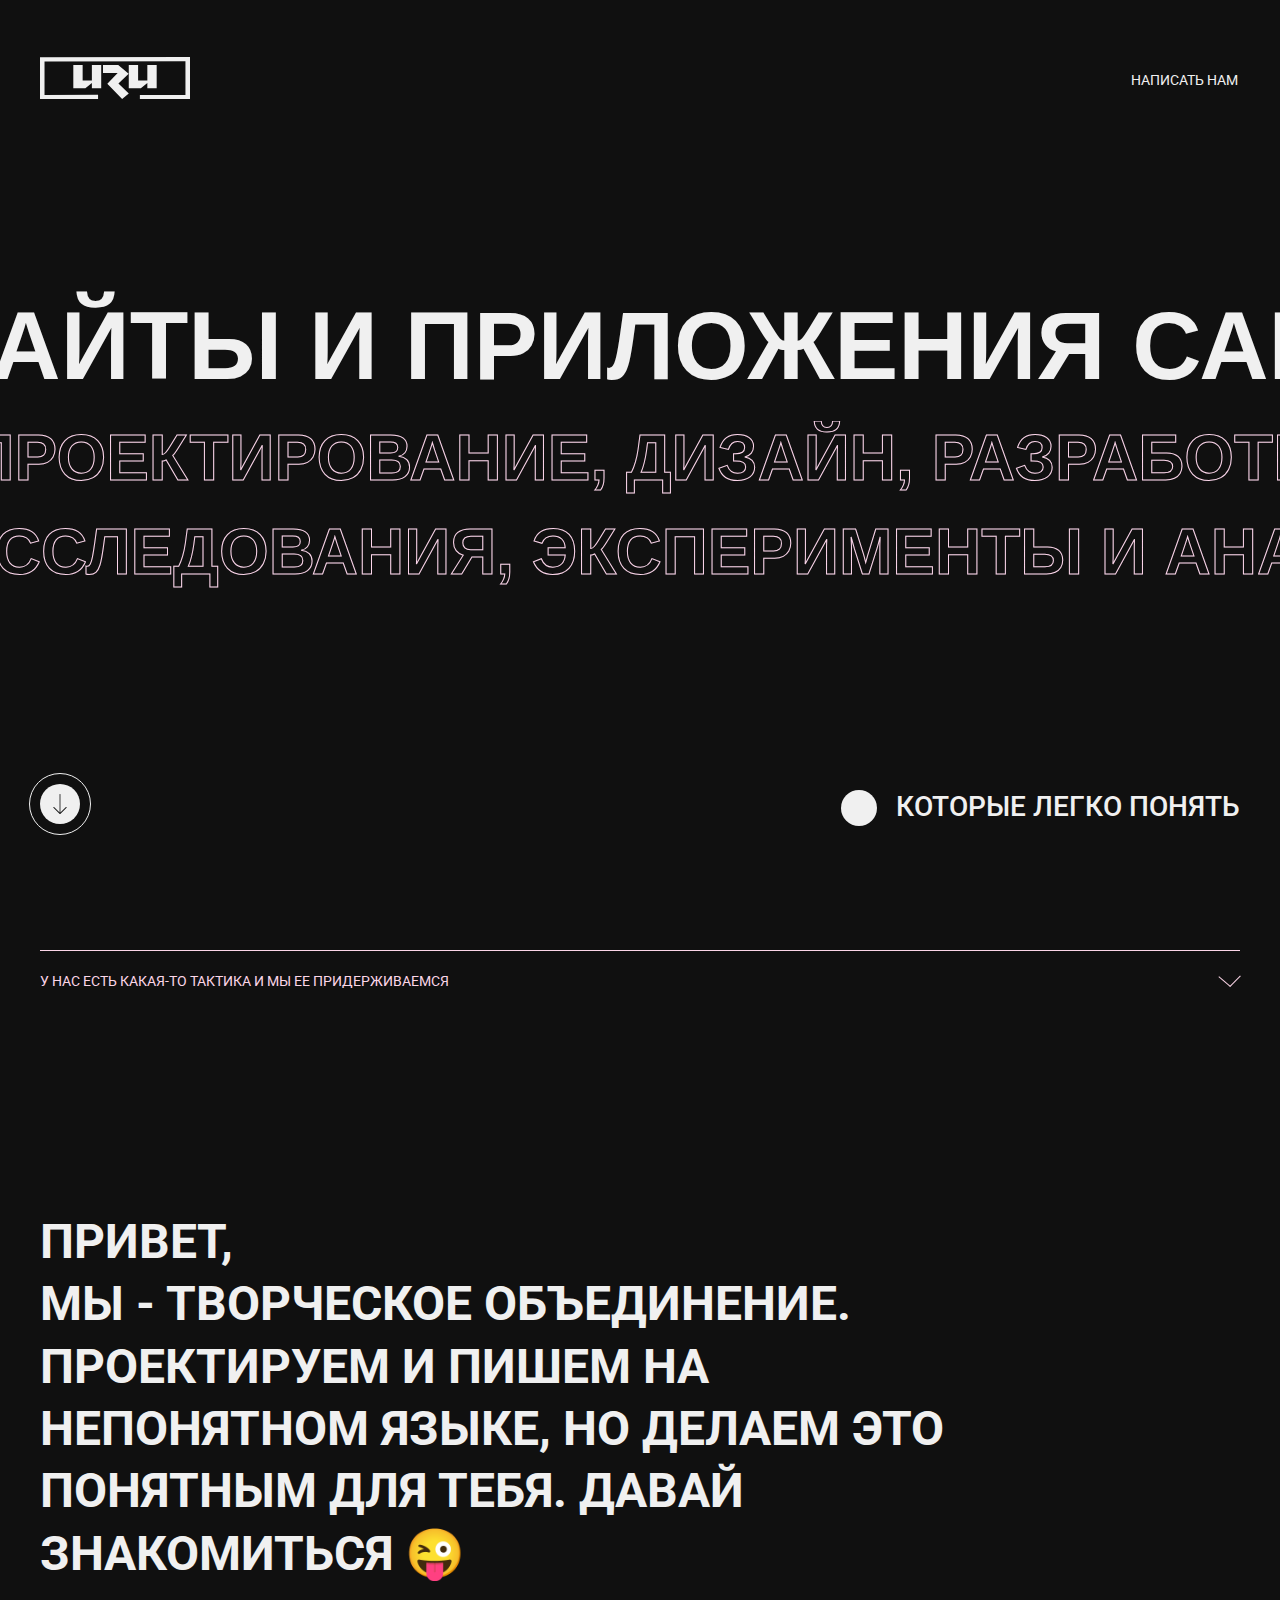
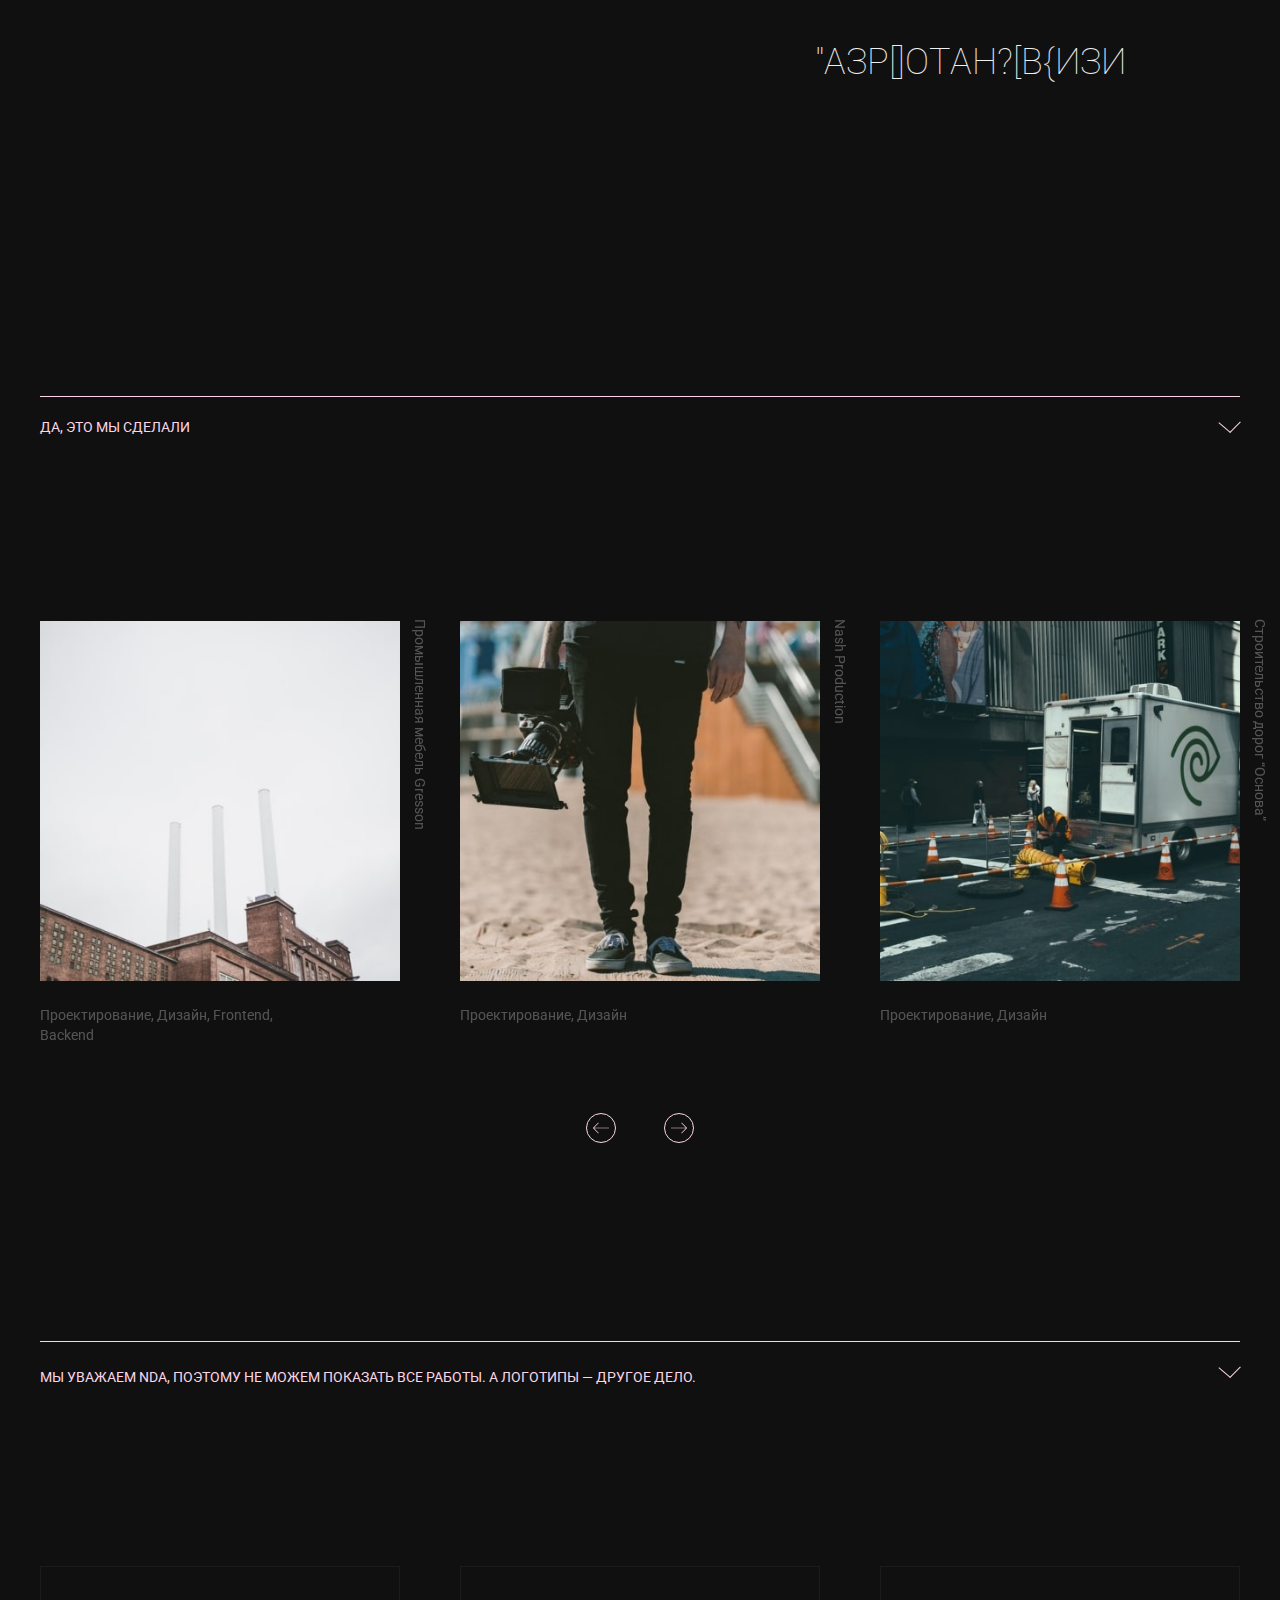
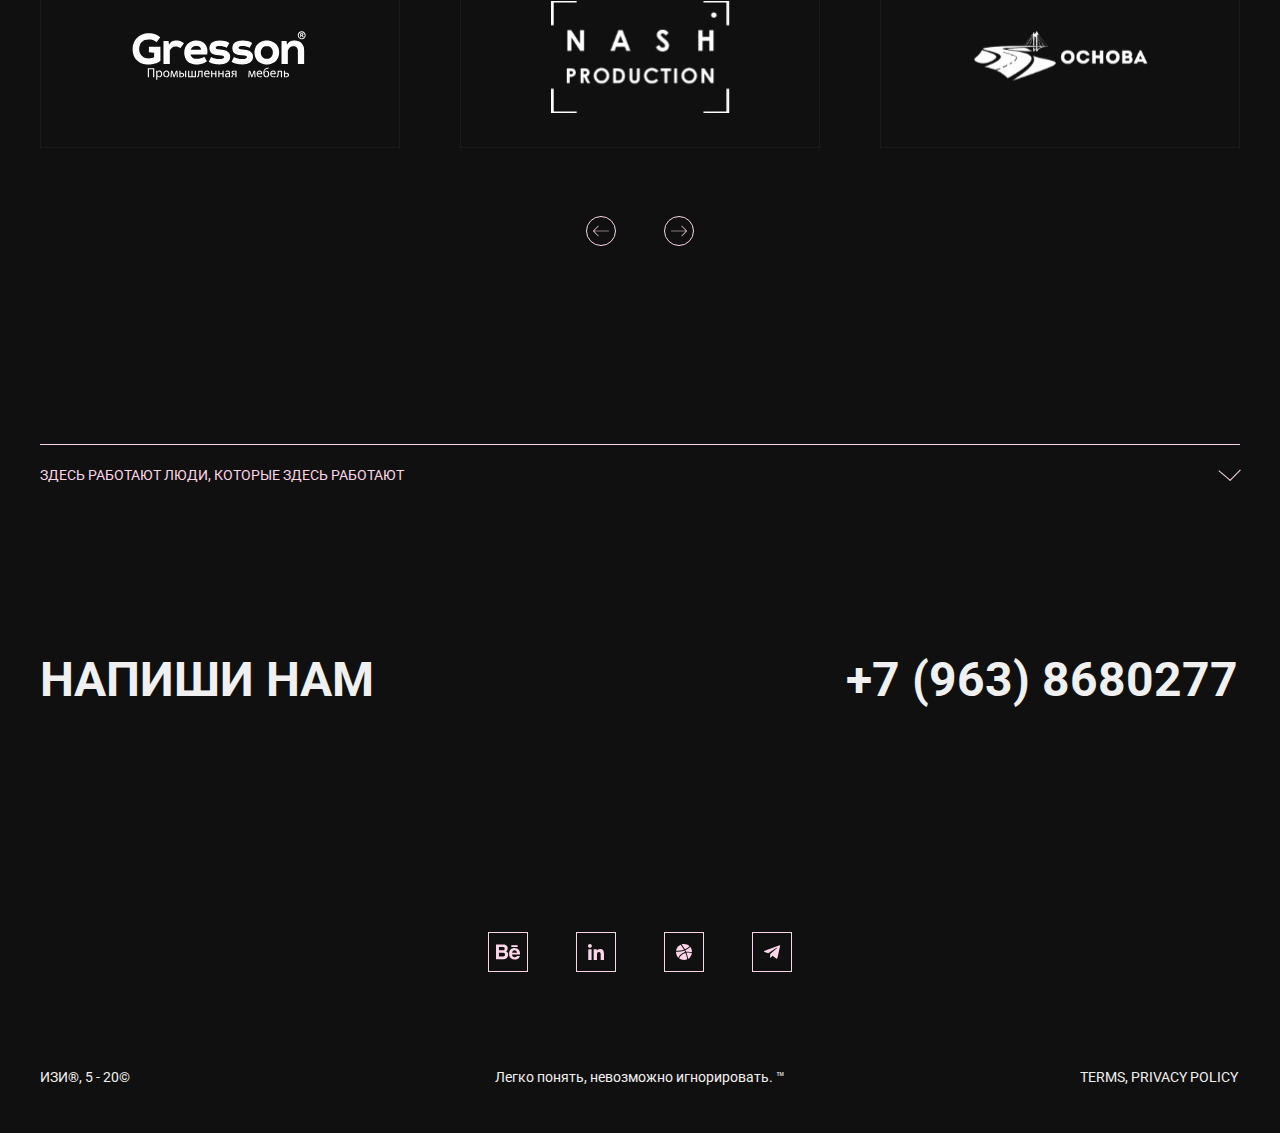
<file: index.html>
<!DOCTYPE html>
<html lang="ru">
<head>
  <meta charset="utf-8">
  <meta name="viewport" content="width=device-width, initial-scale=1">
  <title>Изи</title>
  <!-- Styles -->
  <link href="https://elliinee.github.io/easy/css/style.css" rel="stylesheet">
  <!-- Favicons -->
  <link rel="icon" href="https://elliinee.github.io/easy/img/favicon.webp">
</head>
<body>

  <header id="header" class="header">
    <nav id="nav" class="nav">
      <div class="container">
        <div class="nav__content">
          <div class="nav__content__img">
            <a href="/"><img src="https://elliinee.github.io/easy/img/header/logo.svg" alt=""></a>
          </div>
          <div class="nav__content__menu">
            <a href="https://elliinee.github.io/easy/feedback" class="nav__content__menu__link">
              <div class="link">
                <div data-hover="Написать нам">Написать нам</div>
              </div>
            </a>
            <div class="burger">
              <span></span>
            </div>
          </div>
        </div>
      </div>
    </nav>

    <div class="header__content header__content_main">
      <div class="header__content__text">
        <div id="marquee1" class="marquee header__content__text__main">
          <div class="marquee__inner">сайты и приложения сайты и приложения сайты и приложения сайты и приложения</div>
        </div>
        
        <div id="marquee2" class="marquee header__content__text__pink">
          <div class="marquee__inner">проектирование, дизайн, разработка проектирование, дизайн, разработка</div>
        </div>

        <div id="marquee3" class="marquee header__content__text__pink">
          <div class="marquee__inner">исследования, эксперименты и аналитика исследования, эксперименты и аналитика</div>
        </div>
        
      </div>
    </div>
    <div class="header__bottom">
      <div class="container">
        <div class="header__bottom__block  mob-dn">
          <div class="header__bottom__block__arrow">
            <img src="https://elliinee.github.io/easy/img/header/arrow.svg" alt="">
          </div>
          <div class="header__bottom__block__easy">которые легко понять</div>
        </div>
      </div>
      </div>
      <div class="header__bottom mob">
        <div class="header__bottom__arrow white-arrow">
          <img src="https://elliinee.github.io/easy/img/header/arrow.svg" alt="">
        </div>
      </div>
    </div>
  </header>

  <main id="main" class="main">

  <div class="greet" id="greet">
    <div class="container">
      <div class="border">
        <div class="border__text">У нас есть какая-то тактика и мы ее придерживаемся</div>
        <div class="border__arrow"></div>
      </div>
      <div class="greet__content">
        <div class="greet__content__text mt144">Привет,<br> Мы - Творческое объединение. 
          Проектируем и пишем на непонятном языке, но делаем это понятным для тебя. 
          Давай знакомиться 😜</div>
      </div>
      <div class="greet__code">разработано_в_изи</div>
    </div>
  </div>

  <div class="projects" id="projects">
    <div class="container">
      <div class="border">
        <div class="border__text">Да, это мы сделали</div>
        <div class="border__arrow"></div>
      </div>
      
      <div class="slider__wrapper">
        <div class="projects__slider">
          <a href="https://elliinee.github.io/easy/gresson/" class="projects__slider__item">
            <div class="projects__slider__item__title">Промышленная мебель Gresson</div>
            <img src="https://elliinee.github.io/easy/img/slider/1.jpg" alt="">
            <div class="projects__slider__item__desc">Проектирование, Дизайн, Frontend, <br>Backend</div>
          </a>

          <a href="https://elliinee.github.io/easy/nash/" class="projects__slider__item">
            <div class="projects__slider__item__title">Nash Production</div>
            <img src="https://elliinee.github.io/easy/img/slider/2.jpg" alt="">
            <div class="projects__slider__item__desc">Проектирование, Дизайн</div>
          </a>

          <a href="https://elliinee.github.io/easy/osnova/" class="projects__slider__item">
            <div class="projects__slider__item__title">Строительство дорог “Основа”</div>
            <img src="https://elliinee.github.io/easy/img/slider/3.jpg" alt="">
            <div class="projects__slider__item__desc">Проектирование, Дизайн</div>
          </a>

          <a href="https://elliinee.github.io/easy/tochka/" class="projects__slider__item">
            <div class="projects__slider__item__title">Точка банк</div>
            <img src="https://elliinee.github.io/easy/img/slider/4.jpg" alt="">
            <div class="projects__slider__item__desc">Вёрстка</div>
          </a>

          <a href="#" class="projects__slider__item" style="opacity: .3;">
            <div class="projects__slider__item__title">Artflash Magazine</div>
            <img src="https://elliinee.github.io/easy/img/slider/5.jpg" alt="">
            <div class="projects__slider__item__desc">В работе</div>
          </a>
        </div>

        <div class="slider__arrows">

          <div class="arrow-prev projects-prev">
            <svg width="30" height="30" viewBox="0 0 30 30" fill="none" xmlns="http://www.w3.org/2000/svg">
              <circle cx="15" cy="15" r="14.5" transform="rotate(-180 15 15)" stroke="#FCD6E8"/>
              <path d="M12.569 20.2358C12.6992 20.1055 12.6992 19.8946 12.569 19.7644L8.13803 15.3334L22.6667 15.3334C22.8509 15.3334 23 15.1843 23 15.0001C23 14.8158 22.8509 14.6667 22.6667 14.6667L8.138 14.6667L12.569 10.2358C12.6992 10.1055 12.6992 9.8946 12.569 9.76441C12.4388 9.63419 12.2278 9.63419 12.0977 9.76441L7.09766 14.7644C7.03256 14.8295 7 14.9148 7 15.0001C7 15.0854 7.03256 15.1707 7.09766 15.2358L12.0977 20.2358C12.2279 20.3659 12.4388 20.3659 12.569 20.2358Z" fill="#FCD6E8"/>
            </svg>
          </div>

          <div class="arrow-next projects-next">
            <svg width="30" height="30" viewBox="0 0 30 30" fill="none" xmlns="http://www.w3.org/2000/svg">
              <circle cx="15" cy="15" r="14.5" stroke="#FCD6E8"/>
              <path d="M17.431 9.76424C17.3008 9.89446 17.3008 10.1054 17.431 10.2356L21.862 14.6666H7.33334C7.14909 14.6666 7 14.8157 7 14.9999C7 15.1842 7.14909 15.3333 7.33334 15.3333H21.862L17.431 19.7642C17.3008 19.8945 17.3008 20.1054 17.431 20.2356C17.5612 20.3658 17.7722 20.3658 17.9023 20.2356L22.9023 15.2356C22.9674 15.1705 23 15.0852 23 14.9999C23 14.9146 22.9674 14.8293 22.9023 14.7642L17.9023 9.76421C17.7721 9.63406 17.5612 9.63406 17.431 9.76424Z" fill="#FCD6E8"/>
            </svg>
          </div>
        </div>
      </div>

    </div>
  </div>

  <div class="partners" id="partners">
    <div class="container">
      <div class="border">
        <div class="border__text w80 mt10">Мы уважаем NDA, поэтому не можем показать все работы.
          А логотипы — другое дело.</div>
        <div class="border__arrow"></div>
      </div>

      <div class="partners__content">
        <div class="partners__content__block">
          <div href="#" class="partners__content__block__card">
            <img src="https://elliinee.github.io/easy/img/main/1.svg" alt="">
          </div>
          <div href="#" class="partners__content__block__card">
            <img src="https://elliinee.github.io/easy/img/main/2.svg" alt="">
          </div>
          <div href="#" class="partners__content__block__card">
            <img src="https://elliinee.github.io/easy/img/main/3.svg" alt="">
          </div>
          <div href="#" class="partners__content__block__card">
            <img src="https://elliinee.github.io/easy/img/main/4.svg" alt="">
          </div>
          
        </div>
        
        <div class="slider__arrows">

          <div class="arrow-prev partners-prev">
              <svg width="30" height="30" viewBox="0 0 30 30" fill="none" xmlns="http://www.w3.org/2000/svg">
                <circle cx="15" cy="15" r="14.5" transform="rotate(-180 15 15)" stroke="#FCD6E8"/>
                <path d="M12.569 20.2358C12.6992 20.1055 12.6992 19.8946 12.569 19.7644L8.13803 15.3334L22.6667 15.3334C22.8509 15.3334 23 15.1843 23 15.0001C23 14.8158 22.8509 14.6667 22.6667 14.6667L8.138 14.6667L12.569 10.2358C12.6992 10.1055 12.6992 9.8946 12.569 9.76441C12.4388 9.63419 12.2278 9.63419 12.0977 9.76441L7.09766 14.7644C7.03256 14.8295 7 14.9148 7 15.0001C7 15.0854 7.03256 15.1707 7.09766 15.2358L12.0977 20.2358C12.2279 20.3659 12.4388 20.3659 12.569 20.2358Z" fill="#FCD6E8"/>
              </svg>
          </div>

          <div class="arrow-next partners-next">
              <svg width="30" height="30" viewBox="0 0 30 30" fill="none" xmlns="http://www.w3.org/2000/svg">
                <circle cx="15" cy="15" r="14.5" stroke="#FCD6E8"/>
                <path d="M17.431 9.76424C17.3008 9.89446 17.3008 10.1054 17.431 10.2356L21.862 14.6666H7.33334C7.14909 14.6666 7 14.8157 7 14.9999C7 15.1842 7.14909 15.3333 7.33334 15.3333H21.862L17.431 19.7642C17.3008 19.8945 17.3008 20.1054 17.431 20.2356C17.5612 20.3658 17.7722 20.3658 17.9023 20.2356L22.9023 15.2356C22.9674 15.1705 23 15.0852 23 14.9999C23 14.9146 22.9674 14.8293 22.9023 14.7642L17.9023 9.76421C17.7721 9.63406 17.5612 9.63406 17.431 9.76424Z" fill="#FCD6E8"/>
              </svg>
            </div>
        </div>
      
      </div>

    </div>
  </div>

  <div class="contacts" id="contacts">
    <div class="container">
      <div class="border">
        <div class="border__text">здесь работают люди, которые здесь работают</div>
        <div class="border__arrow"></div>
      </div>
      <div class="contacts__content">
        <div class="contacts__content__text">

          <a href="https://elliinee.github.io/easy/feedback" class="contacts__content__text__mail hover">
            <div class="link">
              <div data-hover="напиши нам">напиши нам</div>
            </div>
          </a>

          <a href="tel:+7(963)8680277" class="contacts__content__text__tel hover">
            <div class="link">
              <div data-hover="+7 (963) 8680277">+7 (963) 8680277</div>
            </div>
          </a>
          <a href="https://elliinee.github.io/easy/feedback" class="contacts__content__text__mail hover mob">написать</a>
          <a href="tel:+7(963)8680277" class="contacts__content__text__tel hover mob">позвонить</a>
        </div>
        <div class="contacts__content__icons">
          <div class="contacts__content__icons__block">
            <a href="https://www.behance.net/hello_easy" class="contacts__content__icons__block__link" target="_blank"><img src="https://elliinee.github.io/easy/img/footer/be.svg" alt=""></a>
            <a href="https://www.linkedin.com/company/42710116" class="contacts__content__icons__block__link" target="_blank"><img src="https://elliinee.github.io/easy/img/footer/in.svg" alt=""></a>
            <a href="https://dribbble.com/helllo_easy" class="contacts__content__icons__block__link" target="_blank"><img src="https://elliinee.github.io/easy/img/footer/dr.svg" alt=""></a>
            <a href="http://ttttt.me/Easyagencybot" class="contacts__content__icons__block__link" target="_blank"><img src="https://elliinee.github.io/easy/img/footer/tg.svg" alt=""></a>
          </div>
        </div>
      </div>
    </div>
  </div>
  </main>

  <footer id="footer" class="footer">
    <div class="container">
      <div class="footer__content">
          <div class="footer__content__cr">ИЗИ®, 5 - 20©</div>
          <div class="footer__content__tagline">Легко понять, невозможно игнорировать. ™</div>
          <a href="https://elliinee.github.io/easy/policy.pdf" class="footer__content__terms" target="_blank">
            <div class="link">
              <div data-hover="TERMS, PRIVACY POLICY">TERMS, PRIVACY POLICY</div>
            </div>
          </a>
      </div>
    </div>
  </footer>
  <script src="https://elliinee.github.io/easy/js/jquery.js"></script>
  <script src="https://elliinee.github.io/easy/js/slick.min.js"></script>
  <script src="https://elliinee.github.io/easy/js/main.js"></script>
  <script src="https://elliinee.github.io/easy/js/babel-dist.js"></script>
  <!-- Yandex.Metrika counter -->
  <script type="text/javascript" >
    (function(m,e,t,r,i,k,a){m[i]=m[i]||function(){(m[i].a=m[i].a||[]).push(arguments)};
    m[i].l=1*new Date();k=e.createElement(t),a=e.getElementsByTagName(t)[0],k.async=1,k.src=r,a.parentNode.insertBefore(k,a)})
    (window, document, "script", "https://mc.yandex.ru/metrika/tag.js", "ym");

    ym(64490155, "init", {
        clickmap:true,
        trackLinks:true,
        accurateTrackBounce:true
    });
  </script>
  <noscript><div><img src="https://mc.yandex.ru/watch/64490155" style="position:absolute; left:-9999px;" alt="" /></div></noscript>
  <!-- /Yandex.Metrika counter -->
</body>
</html>
</file>
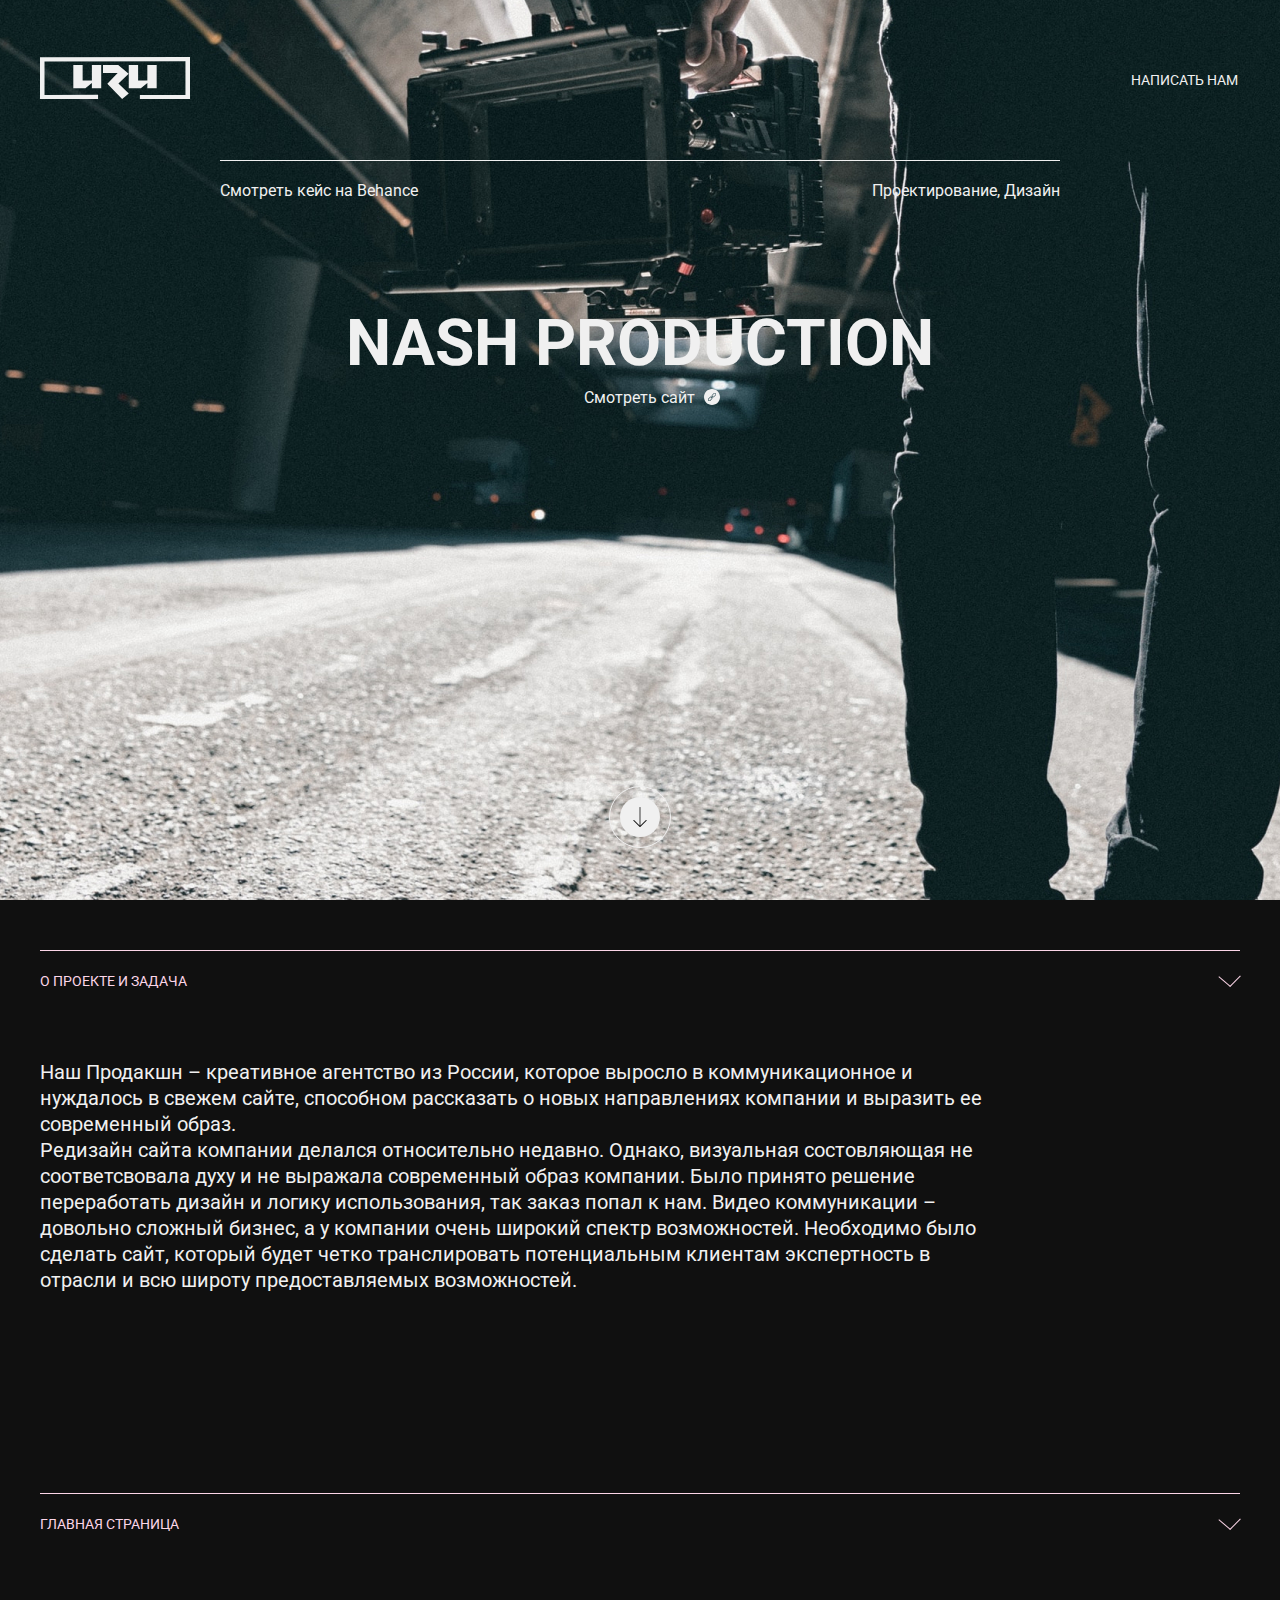
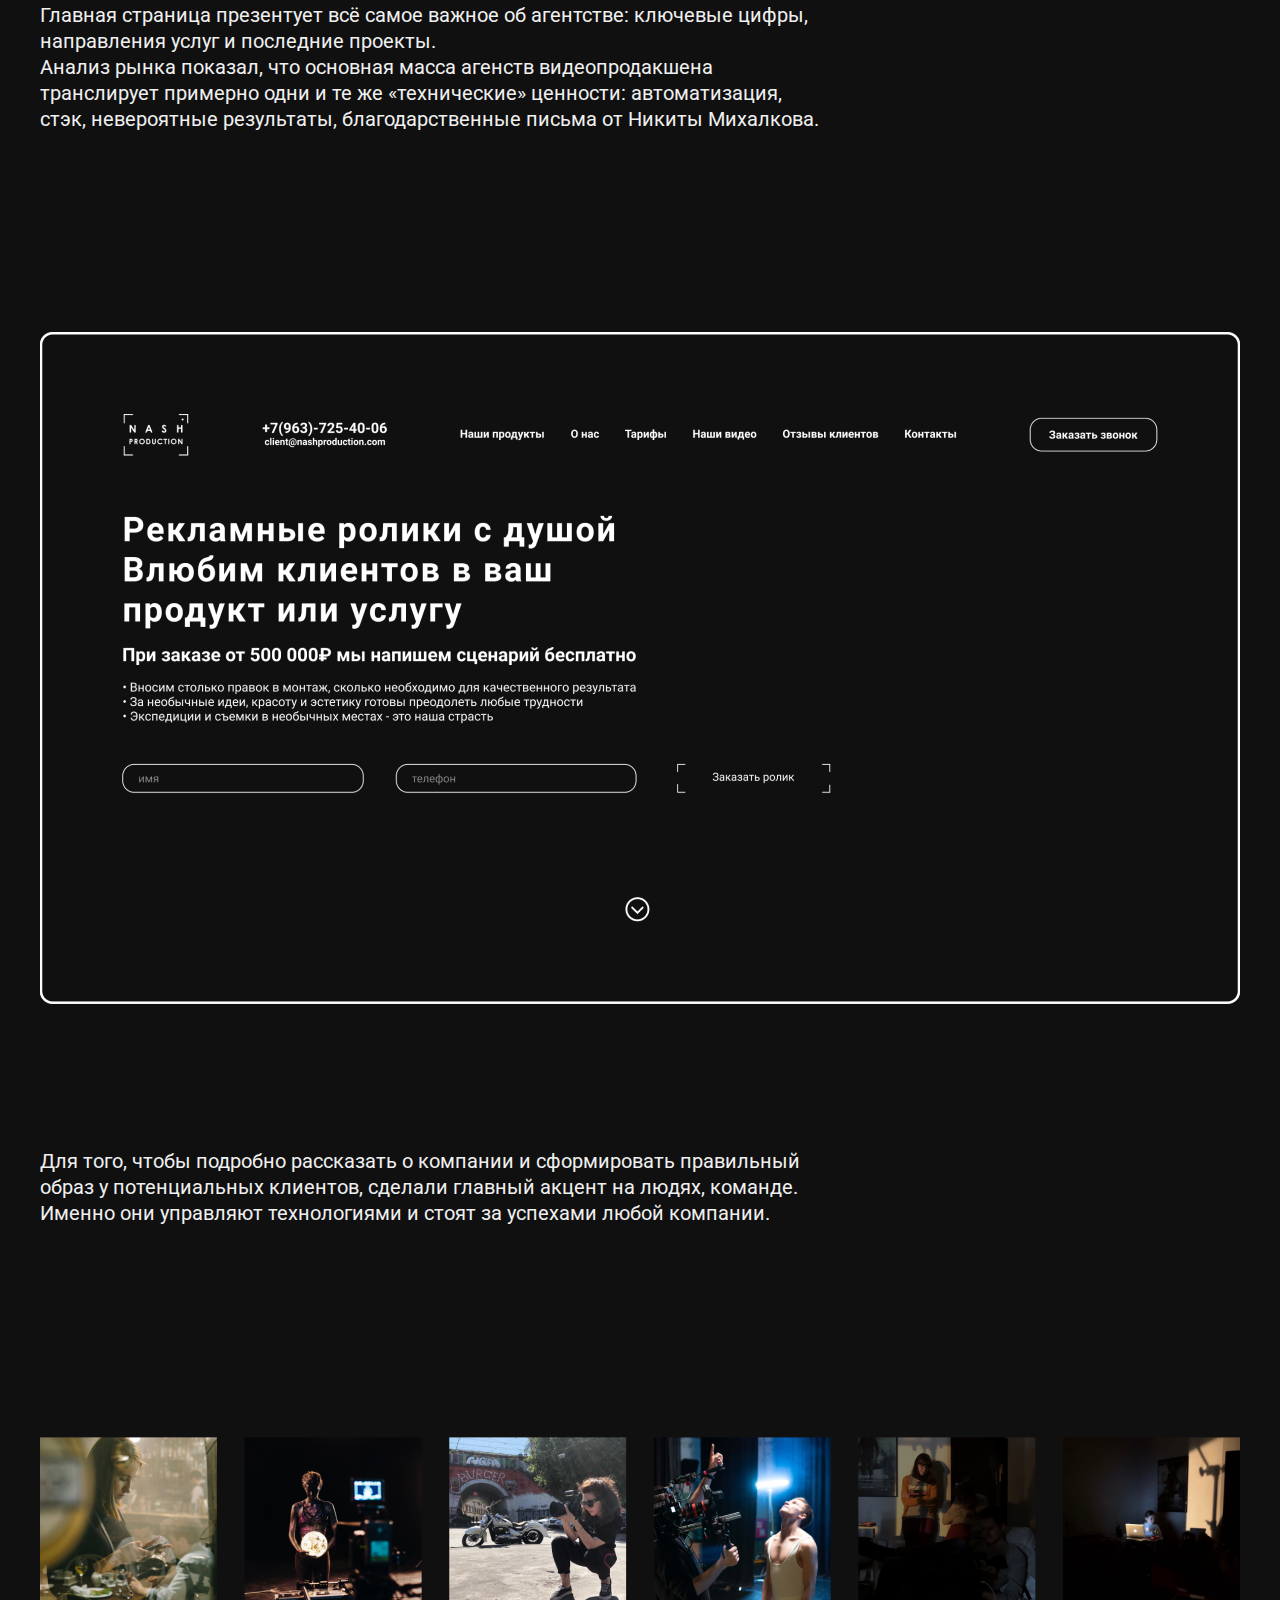
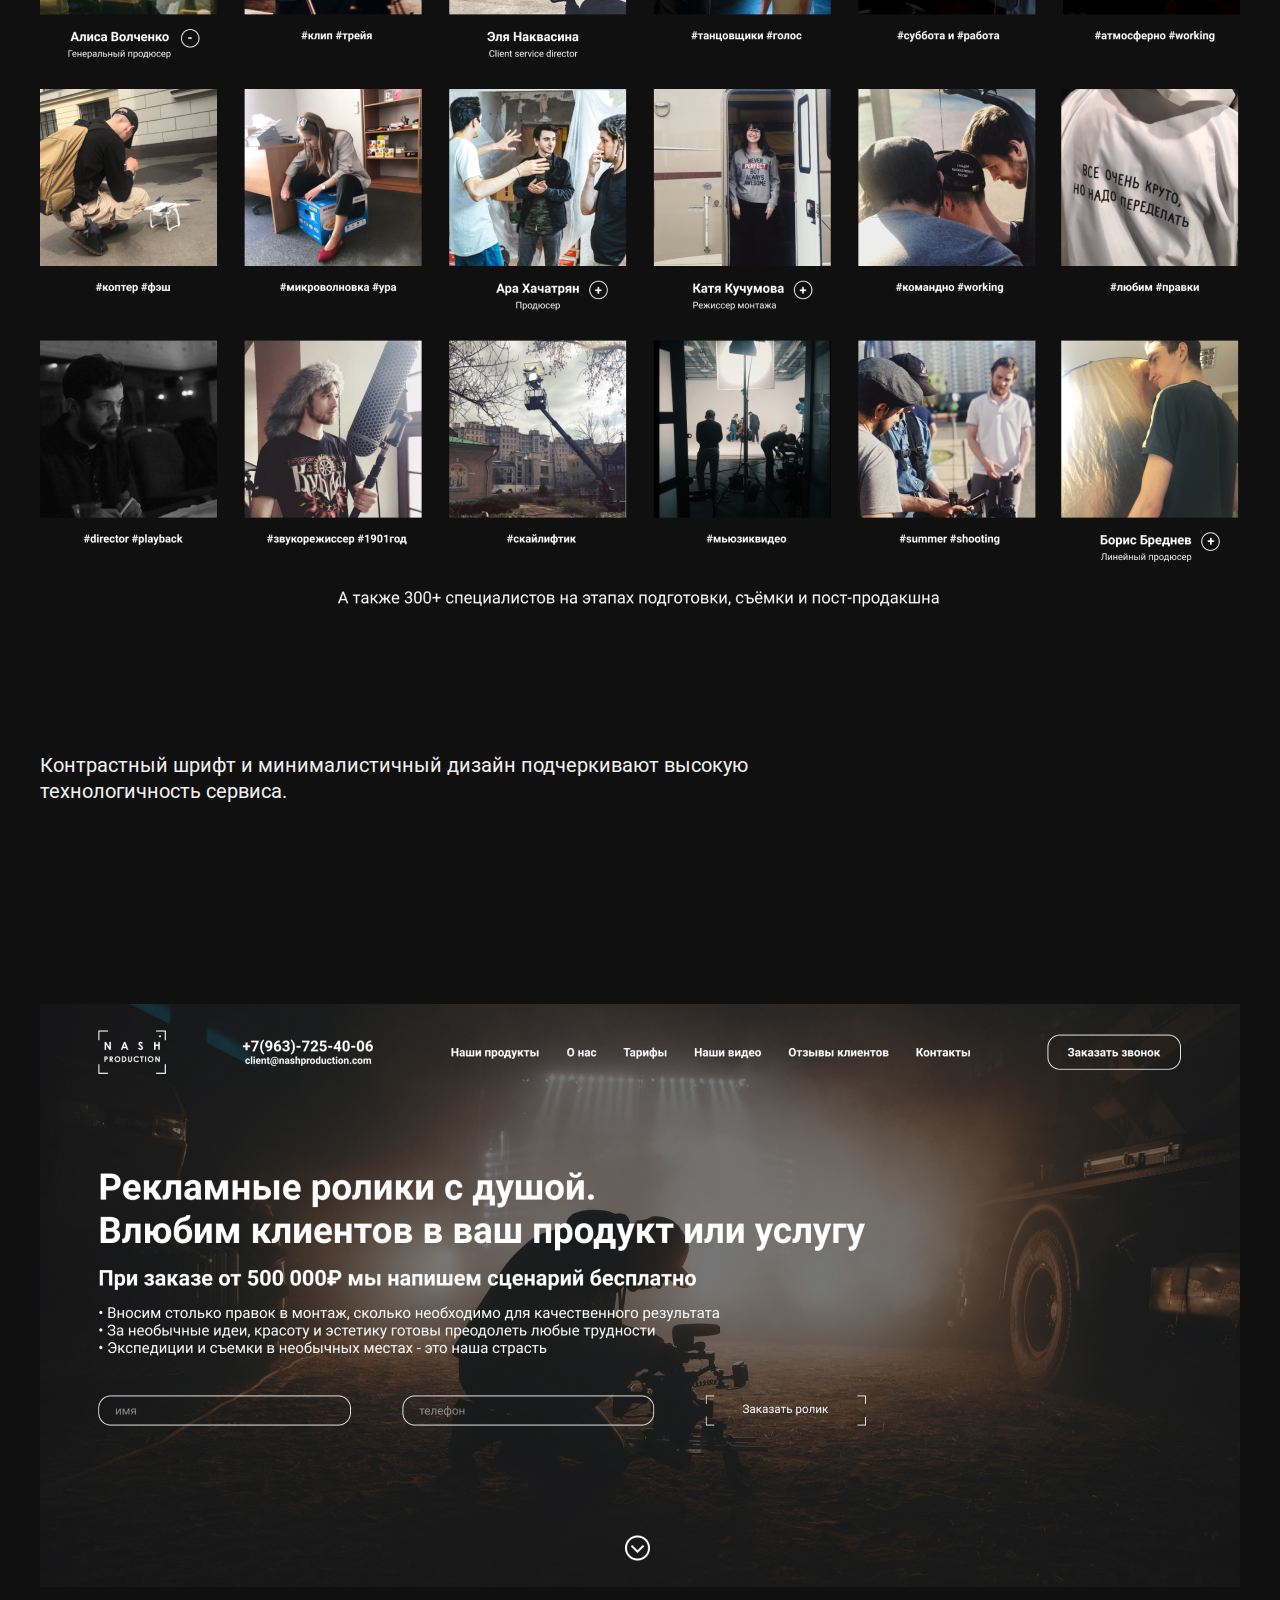
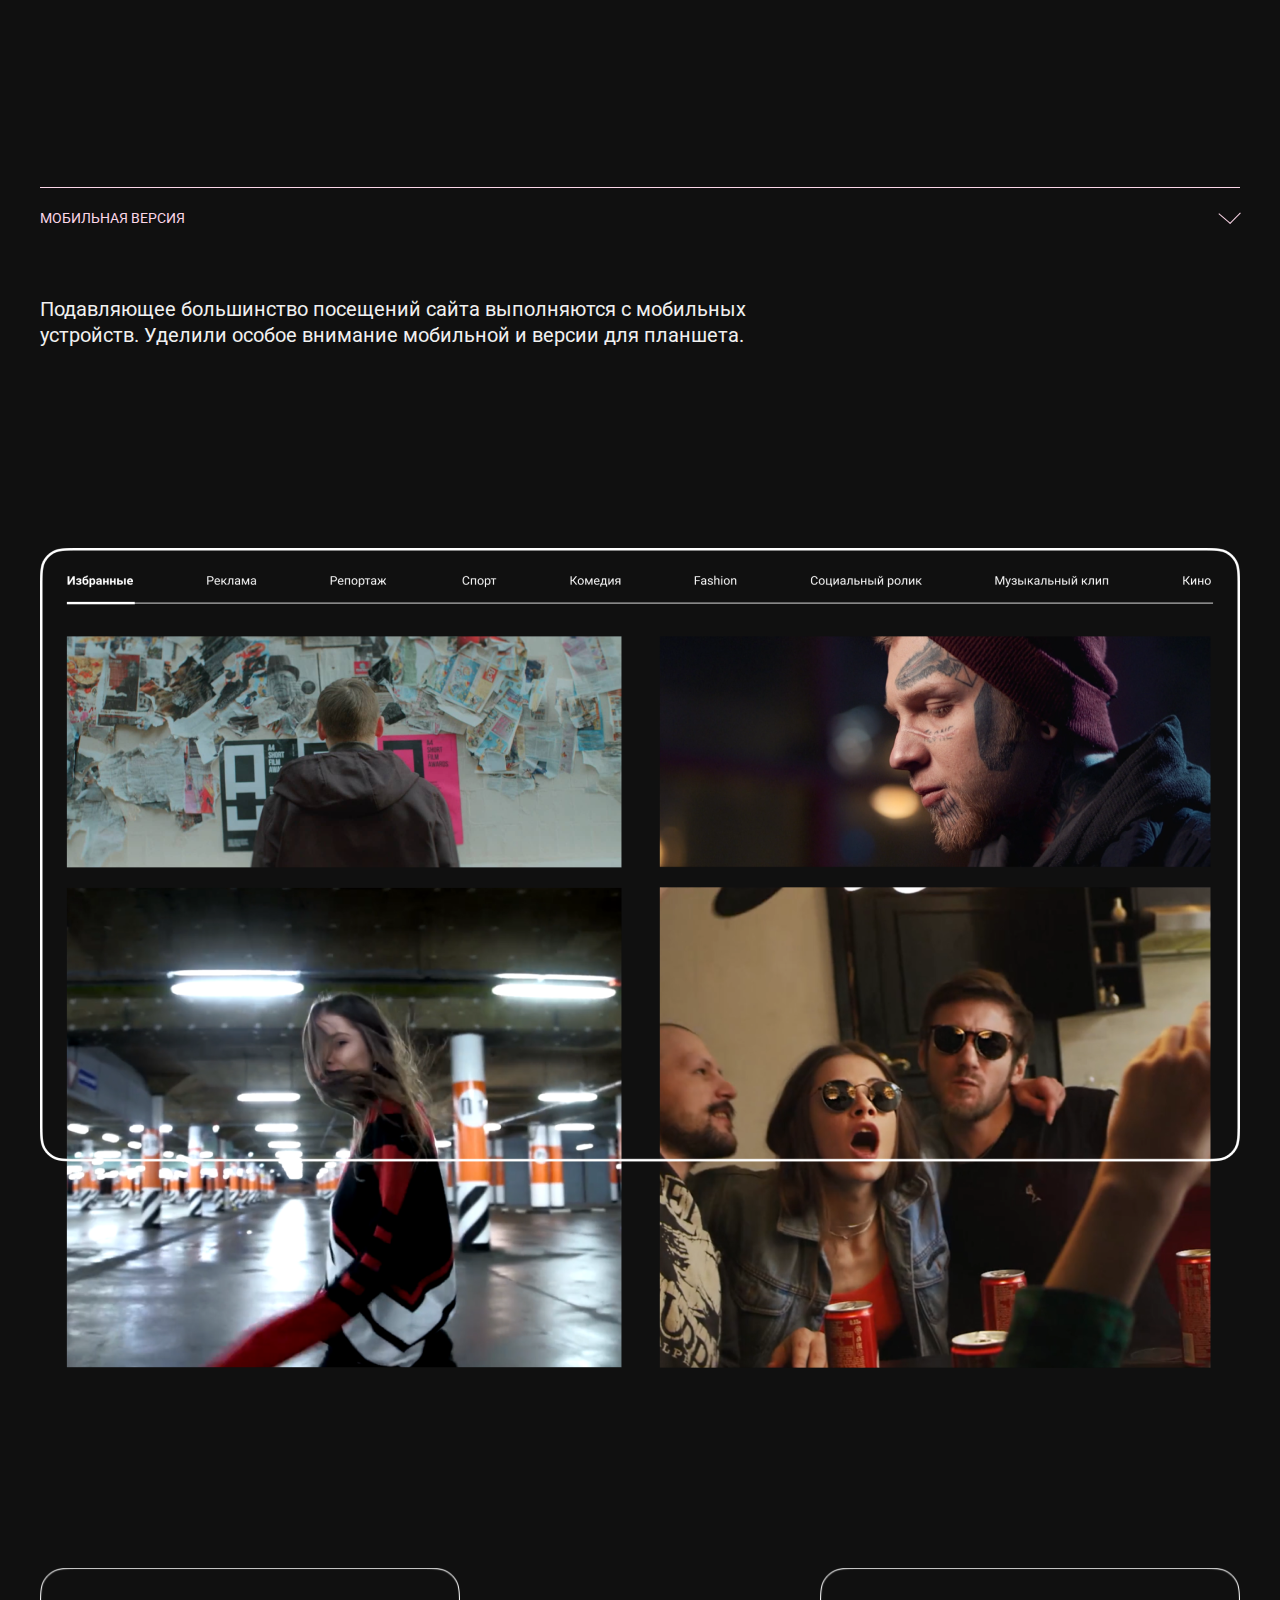
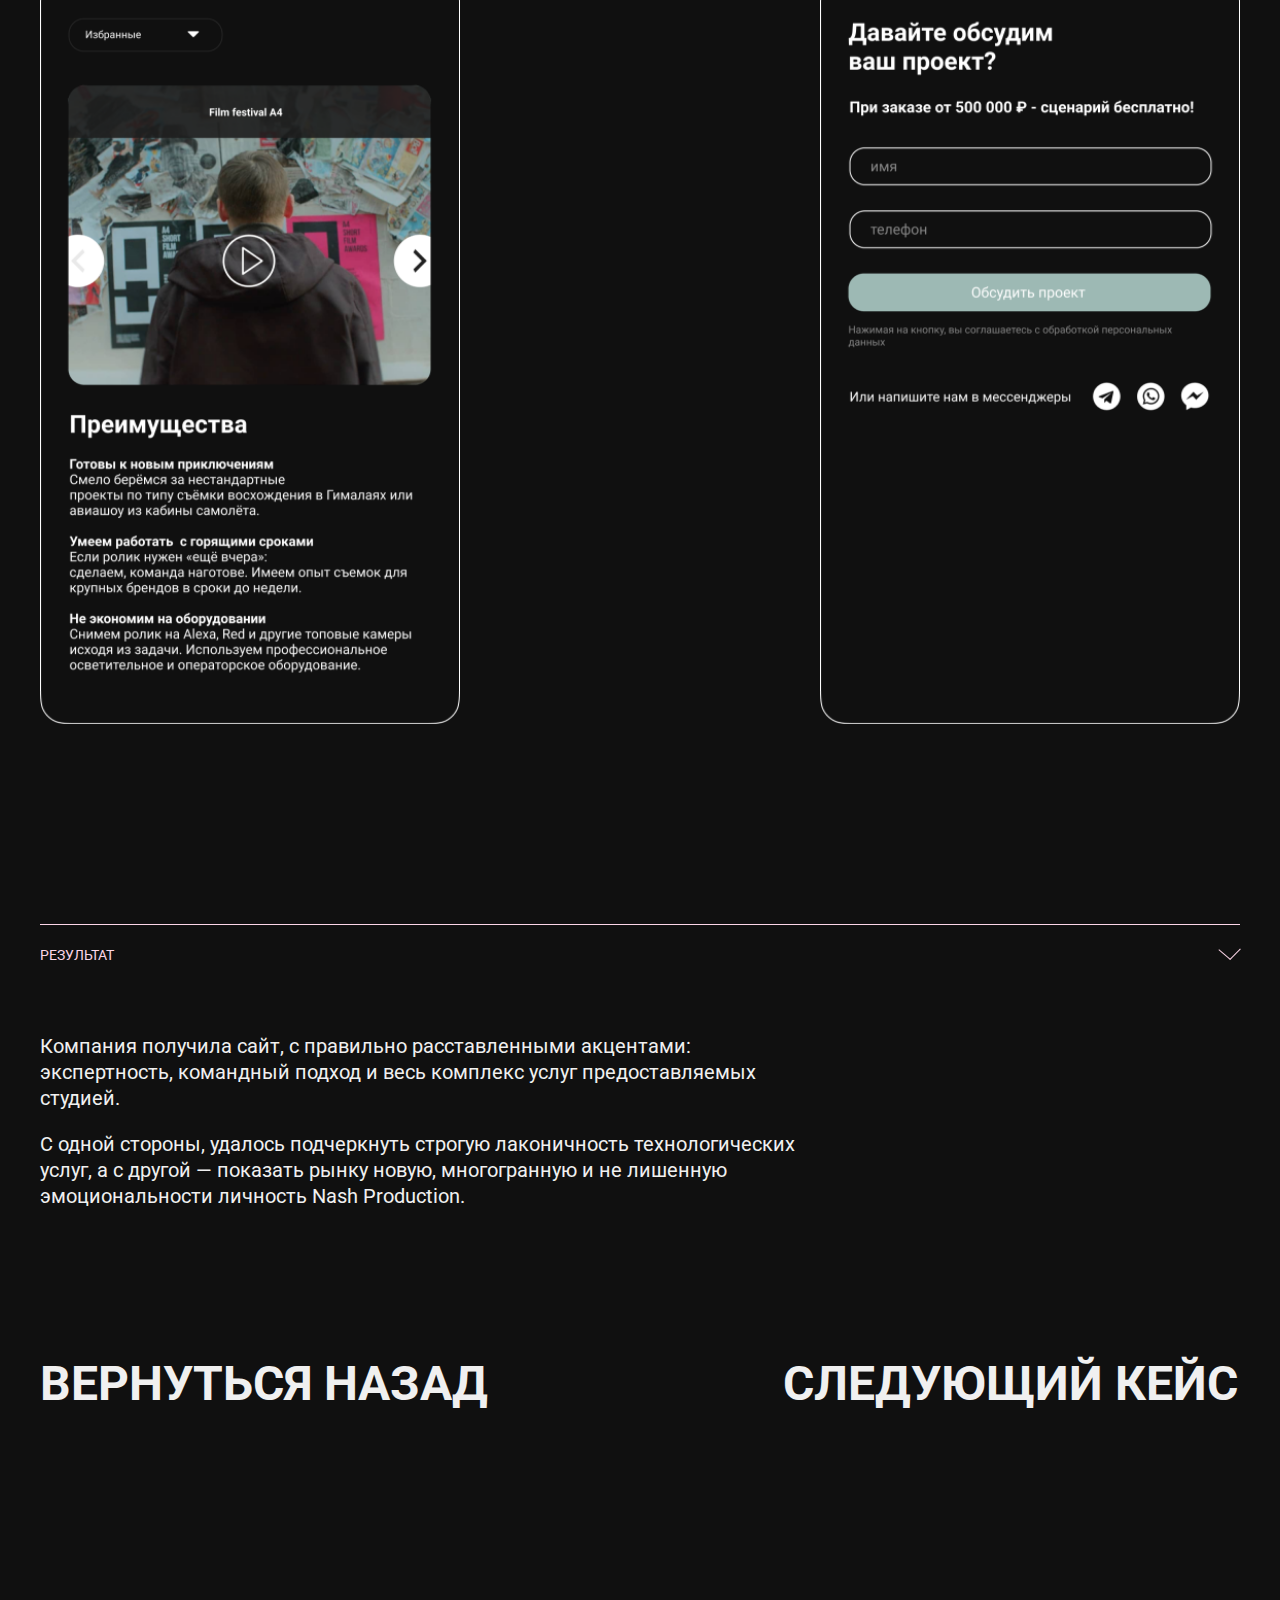
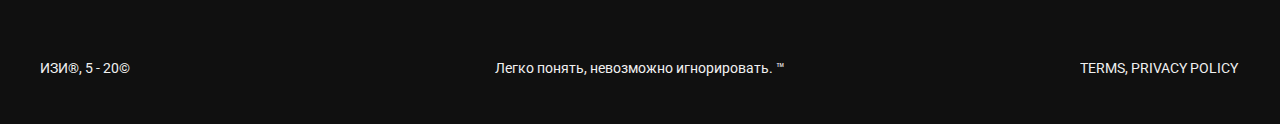
<file: nash/index.html>
<!DOCTYPE html>
<html lang="ru">
<head>
  <meta charset="utf-8">
  <meta name="viewport" content="width=device-width, initial-scale=1">
  <title>Nash Production</title>
  <!-- Styles -->
  <link href="../css/style.css" rel="stylesheet">
  <!-- Favicons -->
  <link rel="icon" href="../img/favicon.webp">
</head>
<body>

  <a href="/feedback/" class="go-fix">Давайте обсудим ваш проект 👋</a>
  
  <header id="header" class="header bgi" style="background-image: url(img/header/bg.jpg);">
    <nav id="nav" class="nav">
      <div class="container">
        <div class="nav__content">
          <div class="nav__content__img">
            <a href="/"><img src="../img/header/logo.svg" alt=""></a>
          </div>
          <a href="/feedback" class="nav__content__menu__link">
            <div class="link">
              <div data-hover="Написать нам">Написать нам</div>
            </div>
          </a>
        </div>
      </div>
    </nav>

    <div class="container calc100vh">
      <div class="header__content">
        <div class="border-black bw">
          <div class="border-black__text">
            <a href="https://www.behance.net/gallery/95648357/Nash-Production-Redesign" class="border-black__text__left" target="_blank">
              <div class="link">
                <div data-hover="Смотреть кейс на Behance">Смотреть кейс на Behance</div>
              </div>
            </a>
            <div class="border-black__text__right white">Проектирование, Дизайн</div>
          </div>
        </div>
        <div class="header__content__case mt144">
          <div class="header__content__case__title white">NASH PRODUCTION</div>
          <a href="https://nashproduction.com/" class="header__content__case__link" target="_blank">
            <img src="img/header/link.svg" alt="">
            <div class="link">
              <div data-hover="Смотреть сайт">Смотреть сайт</div>  
            </div>
          </a>
            
        </div>
        
      </div>
      <div class="header__bottom">
        <div class="header__bottom__arrow white-arrow">
          <img src="../img/header/arrow.svg" alt="">
        </div>
      </div>
    </div>

  </header>

  <main class="main" id="main">

    <div class="block">
      <div class="container">
        <div class="border">
          <div class="border__text">о проекте и задача</div>
          <div class="border__arrow"></div>
        </div>
        <div class="block__content">
          <div class="block__content__text mt48">
            <p class="block__content__text__p w80">Наш Продакшн – креативное агентство из России, которое выросло 
              в коммуникационное и нуждалось в свежем сайте, способном рассказать о новых направлениях компании и 
              выразить ее современный образ. <br>Редизайн сайта компании делался относительно недавно. Однако, визуальная 
              состовляющая не соответсвовала духу и не выражала современный образ компании. Было принято решение 
              переработать дизайн и логику использования, так заказ попал к нам. Видео коммуникации – довольно сложный 
              бизнес, а у компании очень широкий спектр возможностей. Необходимо было сделать сайт, который будет четко 
              транслировать потенциальным клиентам экспертность в отрасли и всю широту предоставляемых возможностей.</p>
          </div>
        </div>
      </div>
    </div>

    <div class="block mt200">
      <div class="container">
        <div class="border">
          <div class="border__text">главная страница</div>
          <div class="border__arrow"></div>
        </div>
        <div class="block__content">
          <div class="block__content__text mt48">
            <p class="block__content__text__p">Главная страница презентует всё самое важное об агентстве: ключевые цифры, 
              направления услуг и последние проекты. <br> Анализ рынка показал, что основная масса агенств видеопродакшена 
              транслирует примерно одни и те же «технические» ценности: автоматизация, стэк, невероятные результаты, 
              благодарственные письма от Никиты Михалкова.</p>
          </div>
          <div class="block__content__img mt200">
            <img src="img/main/1.png" alt="">
          </div>
          <div class="block__content__text mt144">
            <p class="block__content__text__p">Для того, чтобы подробно рассказать о компании и сформировать правильный 
              образ у потенциальных клиентов, сделали главный акцент на людях, команде. Именно они управляют технологиями
              и стоят за успехами любой компании.</p>
          </div>
          <div class="block__content__img mt200">
            <img src="img/main/team.png" alt="">
          </div>
          <div class="block__content__text mt144">
            <p class="block__content__text__p">Контрастный шрифт и минималистичный дизайн подчеркивают высокую технологичность сервиса.</p>
          </div>
          <div class="block__content__img mt200">
            <img src="img/main/2.jpg" alt="">
          </div>
        </div>
      </div>
    </div>

    <div class="block mt200">
      <div class="container">
        <div class="border">
          <div class="border__text">мобильная версия</div>
          <div class="border__arrow"></div>
        </div>
        <div class="block__content">
          <div class="block__content__text mt48">
            <p class="block__content__text__p">Подавляющее большинство посещений сайта выполняются с мобильных устройств. 
              Уделили особое внимание мобильной и версии для планшета.</p>
          </div>
          <div class="block__content__img mt200">
            <img src="img/main/tab.png" alt="">
          </div>
          <div class="block__content__img mt200">
            <img src="img/main/phone1.png" alt="" class="w35">
            <img src="img/main/phone2.png" alt="" class="w35">
          </div>
        </div>
      </div>
    </div>

    <div class="block mt200">
      <div class="container">
        <div class="border">
          <div class="border__text">результат</div>
          <div class="border__arrow"></div>
        </div>
        <div class="block__content">
          <div class="block__content__text mt48">
            <p class="block__content__text__p">Компания получила сайт, с правильно расставленными акцентами: экспертность, 
              командный подход и весь комплекс услуг предоставляемых студией.</p>
              <p class="block__content__text__p">С одной стороны, удалось подчеркнуть строгую лаконичность технологических услуг,
              а с другой — показать рынку новую, многогранную и не лишенную эмоциональности личность Nash Production.</p>
          </div>
          <div class="contacts__content">
            <div class="contacts__content__text mt200">
              <a href="/gresson/" class="contacts__content__text__tel hover">
                <div class="link">
                  <div data-hover="вернуться назад">вернуться назад</div>
                </div>
              </a>

              <a href="/osnova/" class="contacts__content__text__tel hover">
                <div class="link">
                  <div data-hover="следующий кейс">следующий кейс</div>
                </div>
              </a>
              <a href="/gresson/" class="contacts__content__text__mail hover mob mt144">вернуться</a>
              <a href="/osnova/" class="contacts__content__text__tel hover mob mt144">следующий</a>
            </div>
        </div>
      </div>
    </div>

  </main>
  
  <footer id="footer" class="footer mt200">
    <div class="container">
      <div class="footer__content">
          <div class="footer__content__cr">ИЗИ®, 5 - 20©</div>
          <div class="footer__content__tagline">Легко понять, невозможно игнорировать. ™</div>
          <a href="/policy.pdf" class="footer__content__terms" target="_blank">
            <div class="link">
              <div data-hover="TERMS, PRIVACY POLICY">TERMS, PRIVACY POLICY</div>
            </div>
          </a>
      </div>
    </div>
  </footer>

  <script src="/js/jquery.js"></script>
  <script src="/js/slick.min.js"></script>
  <script src="/js/main.js"></script>
  <script>
    let gofix = document.querySelector('.go-fix');
    window.onscroll = function(){
      if(window.pageYOffset > 2000 && gofix !== undefined){
        gofix.style.opacity = '1';
      }
      else{
        gofix.style.opacity = '0';
      }
    }
  </script>  
</body>
</html>
</file>
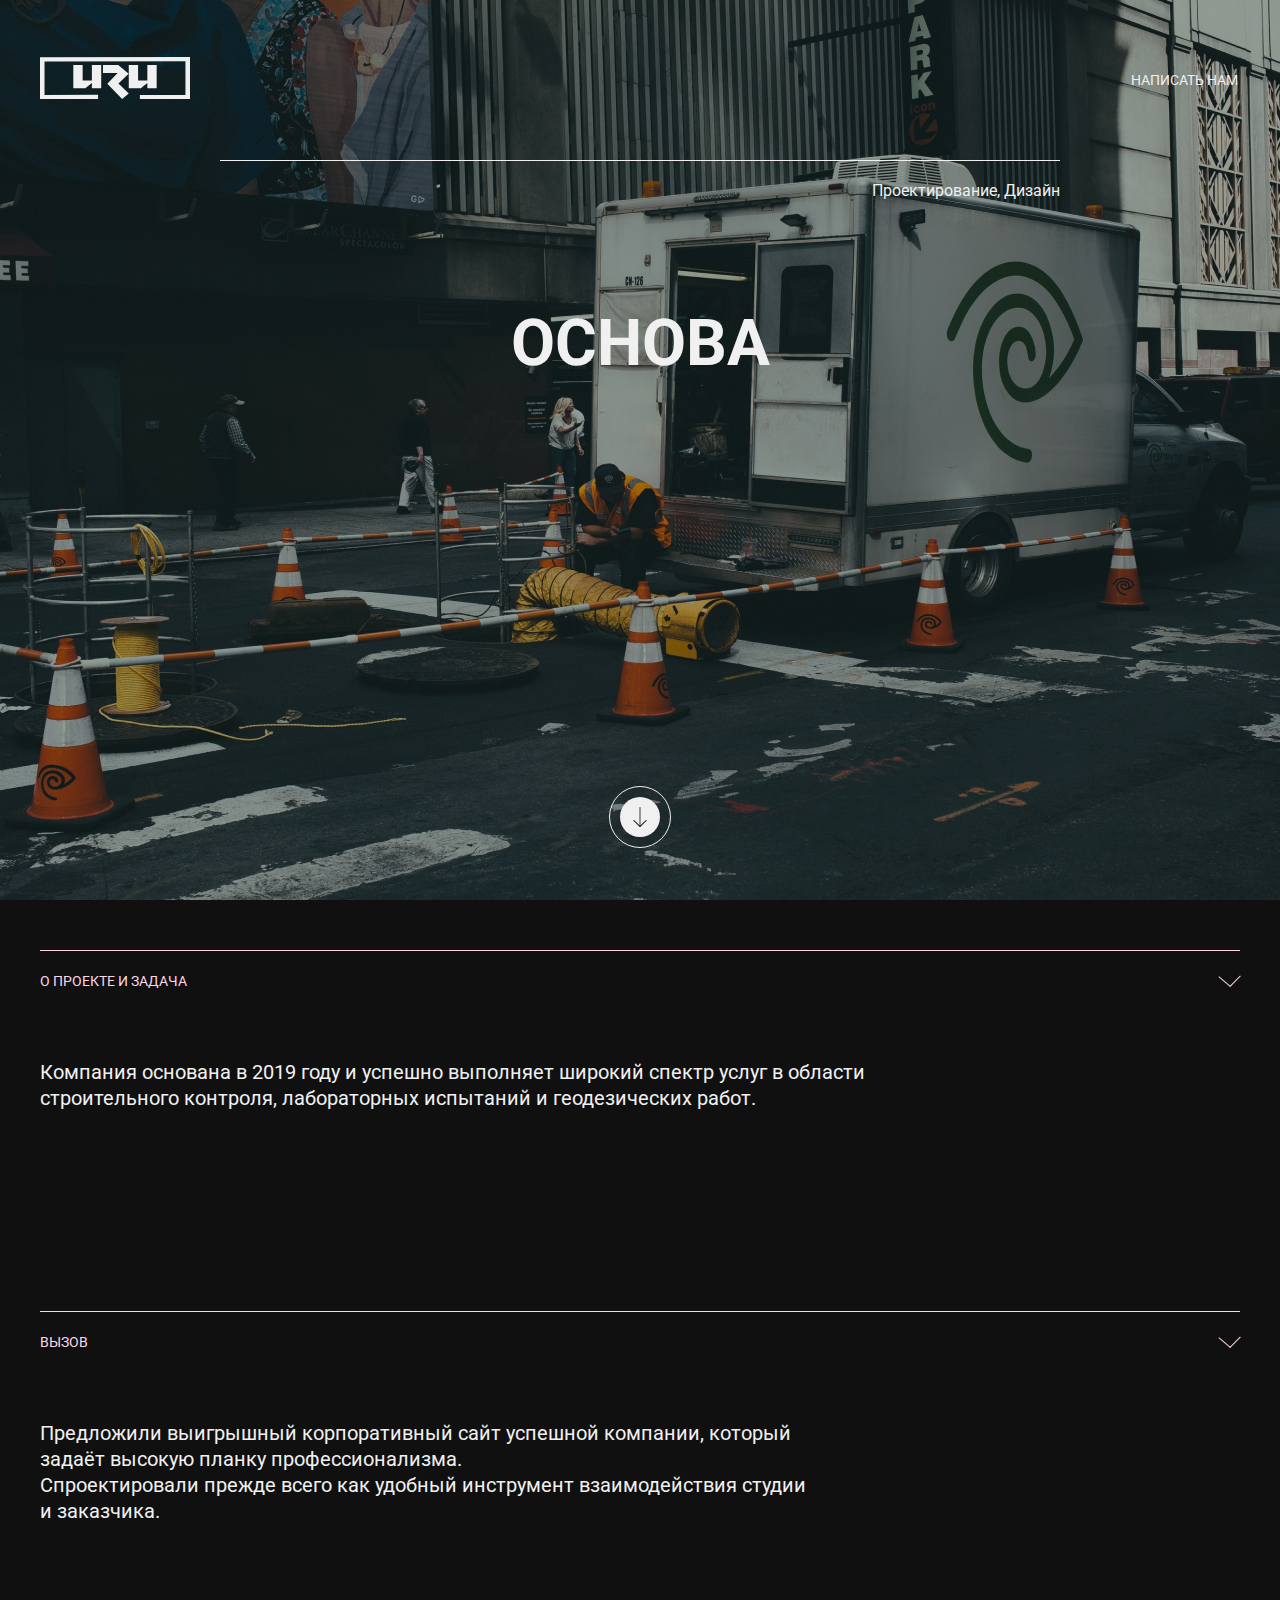
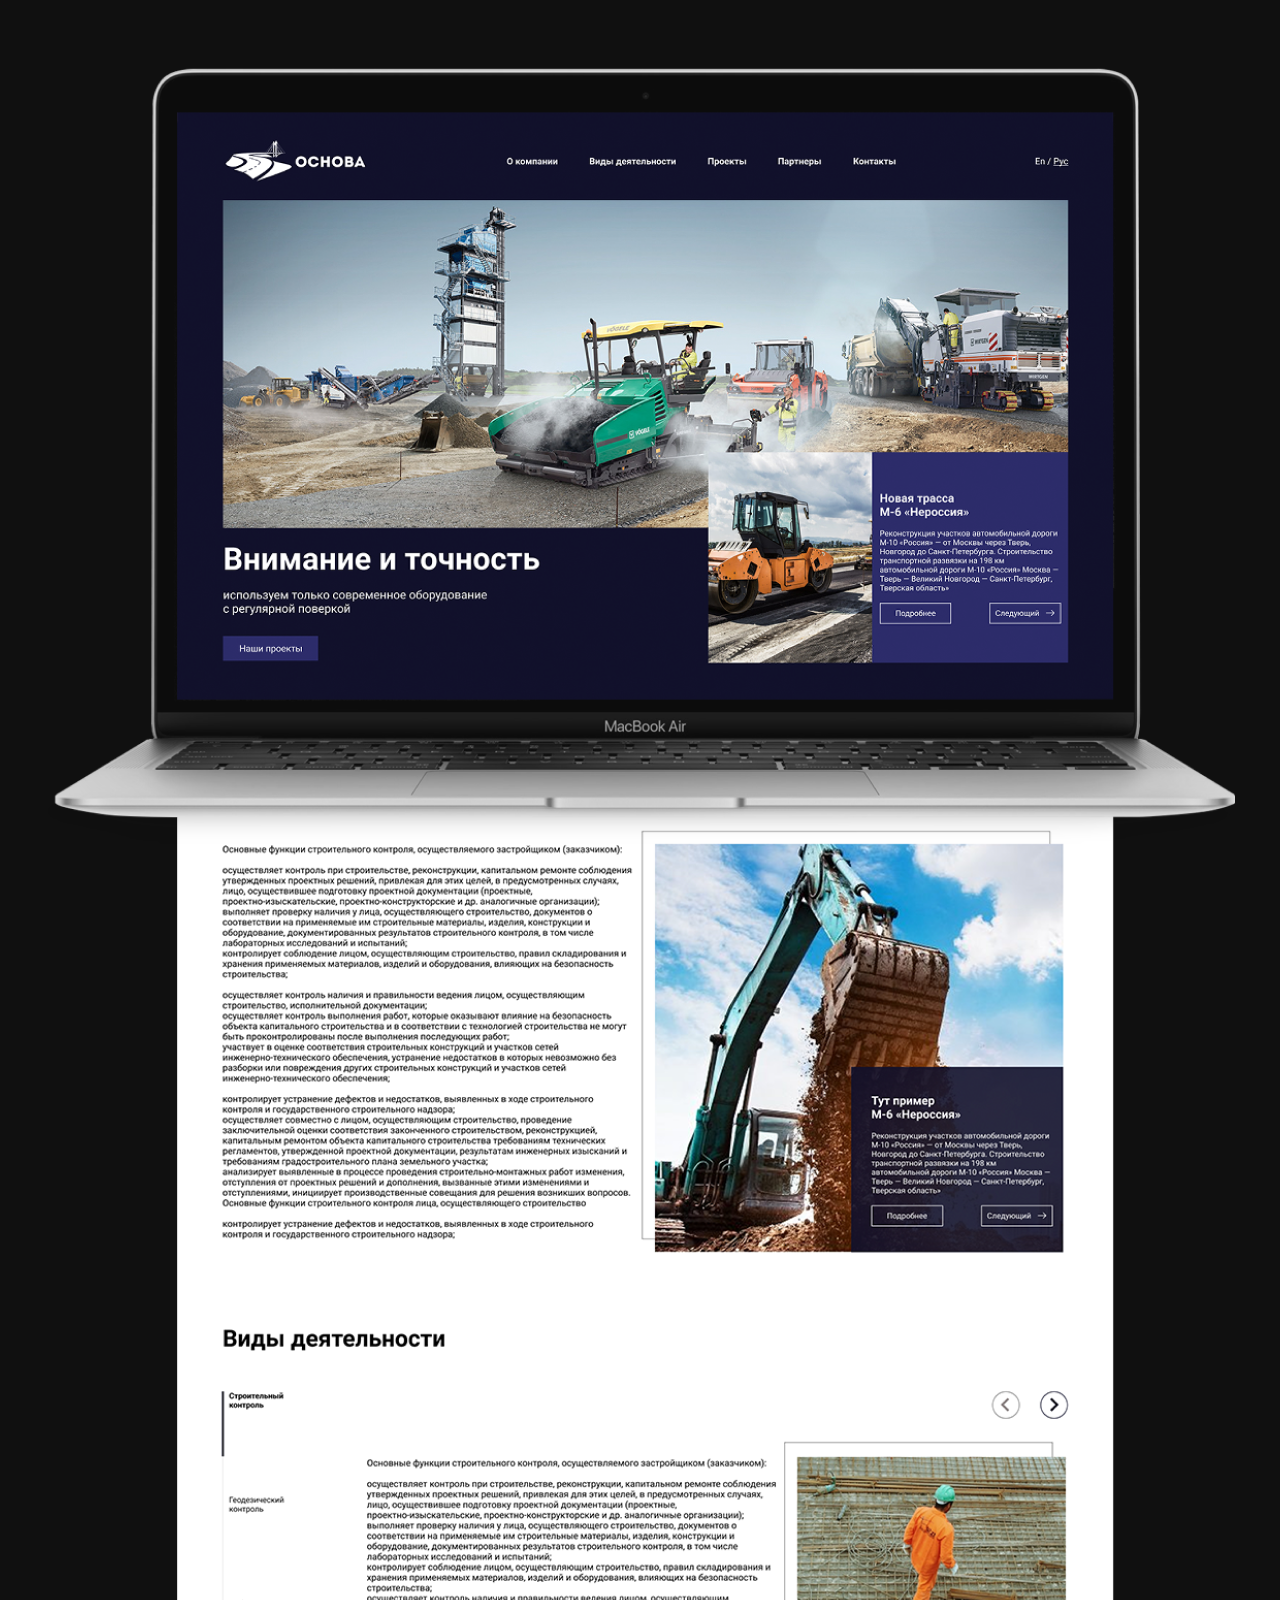
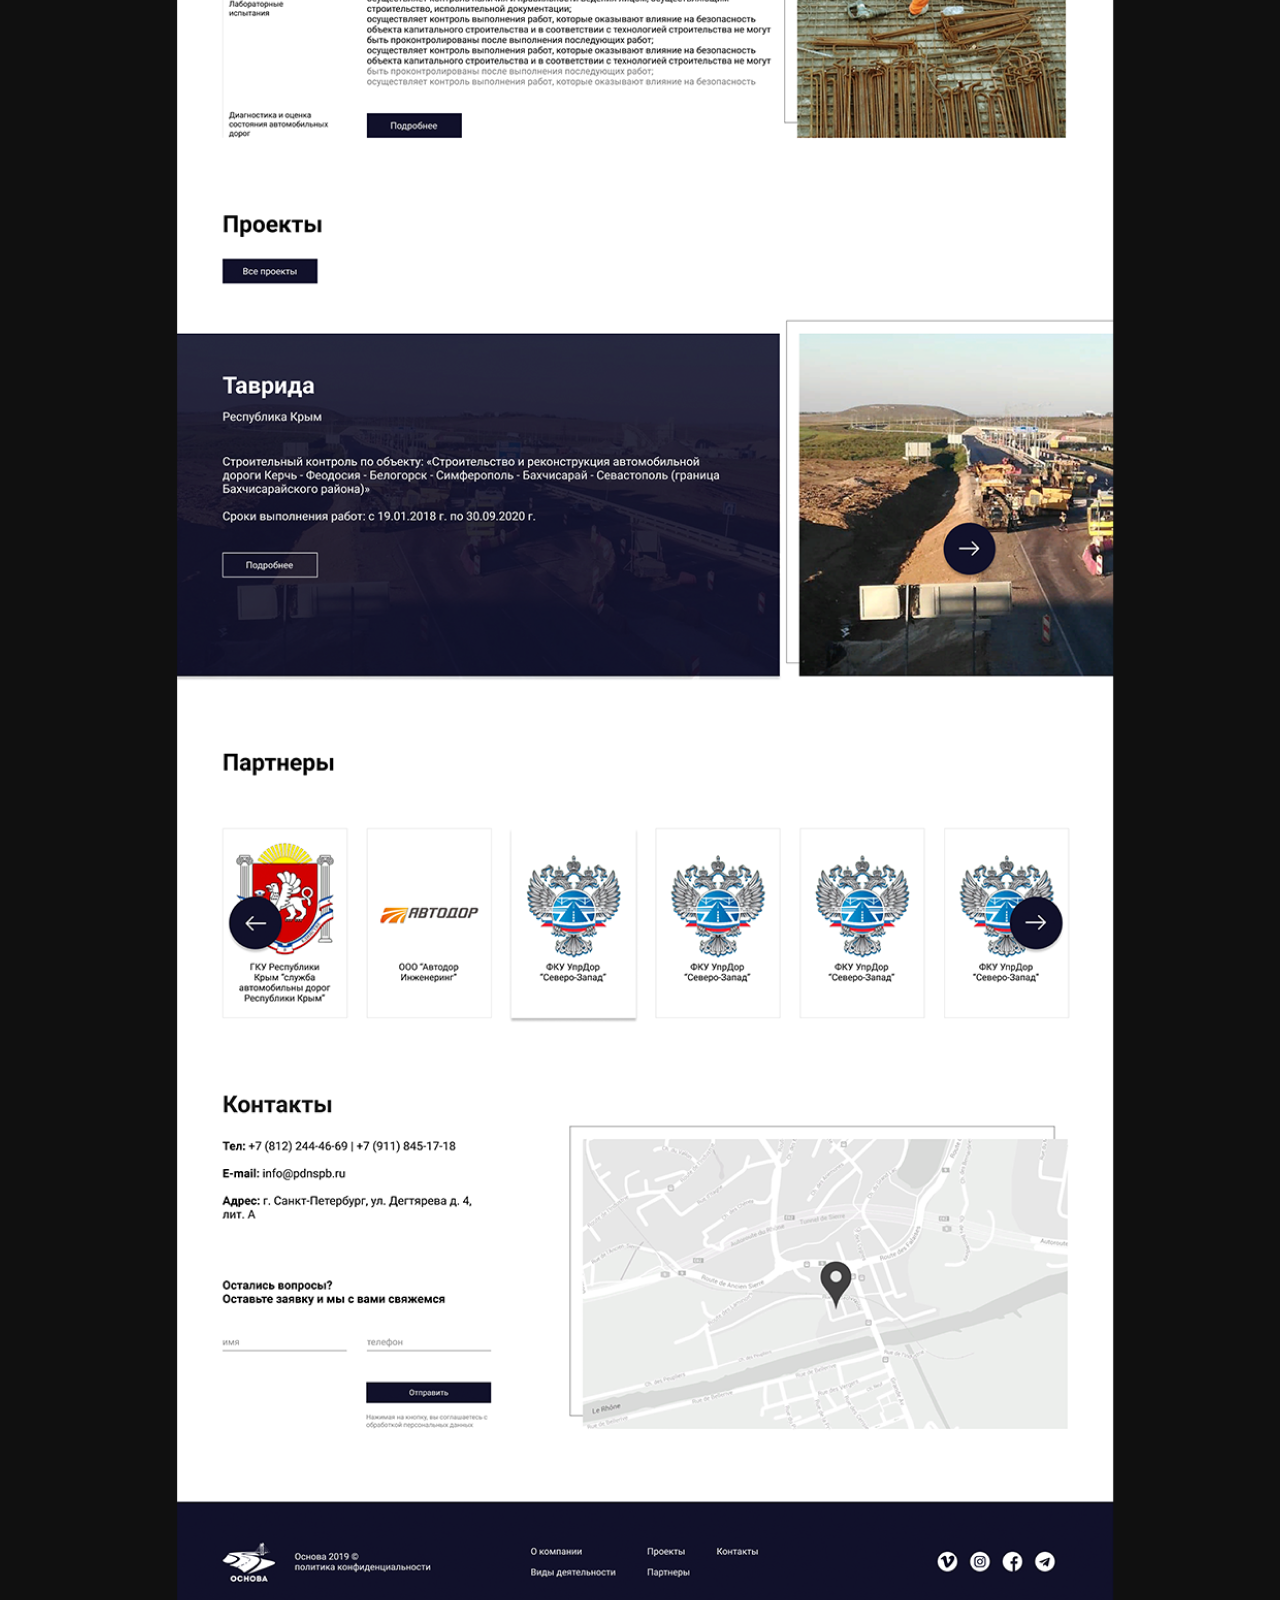
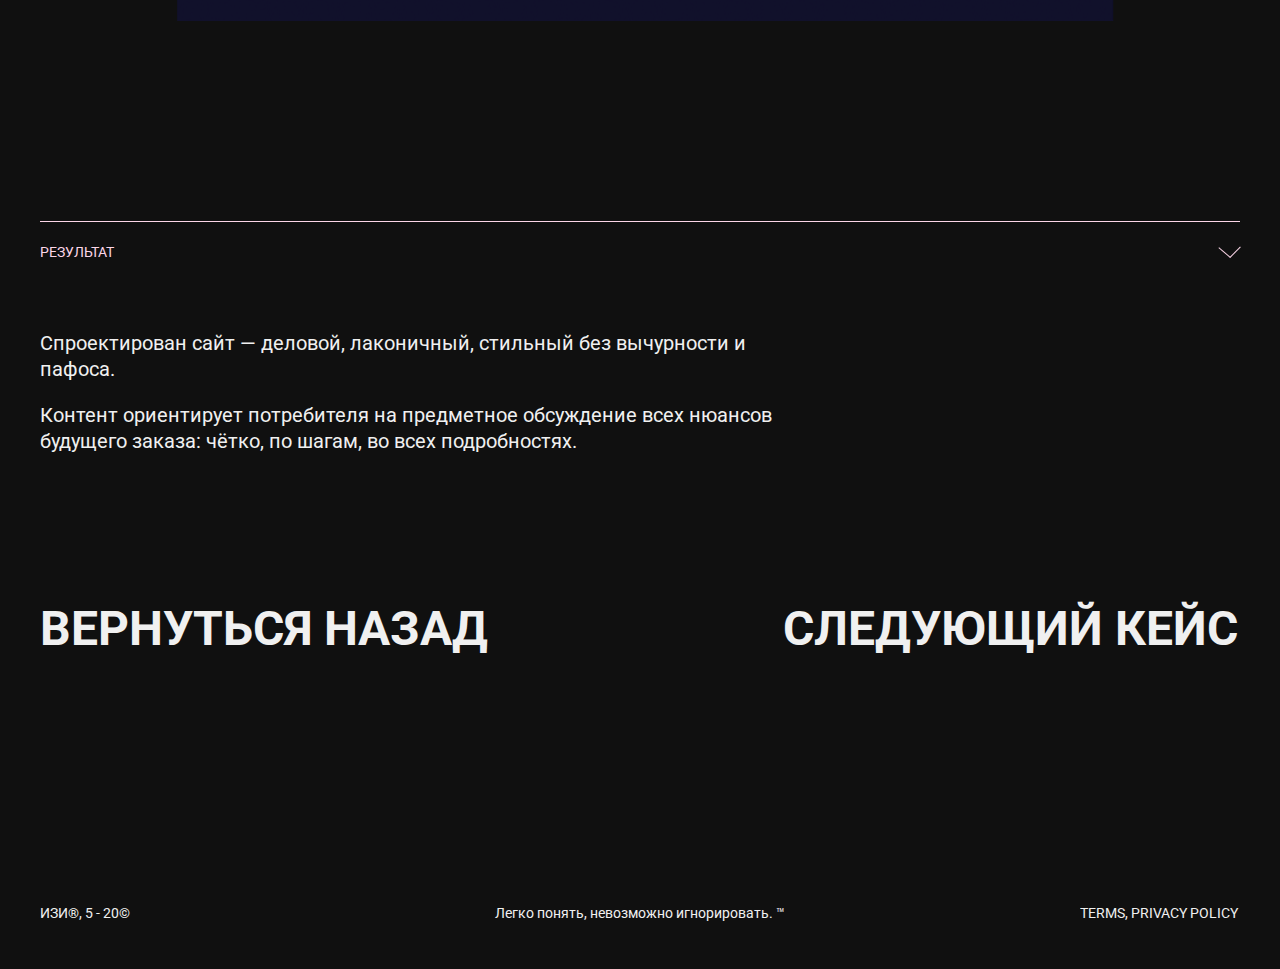
<file: osnova/index.html>
<!DOCTYPE html>
<html lang="ru">
<head>
  <meta charset="UTF-8">
  <meta name="viewport" content="width=device-width, initial-scale=1.0">
  <title>Основа</title>
  <!-- Styles -->
  <link href="../css/style.css" rel="stylesheet">
  <!-- Favicons -->
  <link rel="icon" href="../img/favicon.webp">
</head>
<body>

  <a href="/feedback/" class="go-fix">Давайте обсудим ваш проект 👋</a>
  
  <header id="header" class="header bgi" style="background-image: url(img/header/bg.jpg);">
    <nav id="nav" class="nav">
      <div class="container">
        <div class="nav__content">
          <div class="nav__content__img">
            <a href="/"><img src="../img/header/logo.svg" alt=""></a>
          </div>
          <a href="/feedback" class="nav__content__menu__link">
            <div class="link">
              <div data-hover="Написать нам">Написать нам</div>
            </div>
          </a>
        </div>
      </div>
    </nav>
    
    <div class="container calc100vh">
      <div class="header__content">
        <div class="border-black bw">
          <div class="border-black__text" style="justify-content: flex-end;">
            <div class="border-black__text__right white">Проектирование, Дизайн</div>
          </div>
        </div>
        <div class="header__content__case mt144">
          <div class="header__content__case__title white">основа</div> 
        </div>
      </div>
      <div class="header__bottom">
        <div class="header__bottom__arrow white-arrow">
          <img src="../img/header/arrow.svg" alt="">
        </div>
      </div>
    </div>

    </div>
  </header>


  <main id="main" class="main">

    <div class="block">
      <div class="container">
        <div class="border">
          <div class="border__text">о проекте и задача</div>
          <div class="border__arrow"></div>
        </div>
        <div class="block__content">
          <div class="block__content__text mt48">
            <p class="block__content__text__p w80">Компания основана в 2019 году и успешно 
              выполняет широкий спектр услуг в области строительного контроля, лабораторных 
              испытаний и геодезических работ.</p>
          </div>
        </div>
      </div>
    </div>

    <div class="block mt200">
      <div class="container">
        <div class="border">
          <div class="border__text">вызов</div>
          <div class="border__arrow"></div>
        </div>
        <div class="block__content">
          <div class="block__content__text mt48">
            <p class="block__content__text__p">Предложили выигрышный корпоративный сайт успешной компании, 
              который задаёт высокую планку профессионализма.<br> Спроектировали прежде всего как удобный 
              инструмент взаимодействия студии и заказчика.</p>
          </div>
          <div class="block__content__img mt144">
            <img src="img/main/1.png" alt="">
          </div>
        </div>
      </div>
    </div>

    <div class="block mt200">
      <div class="container">
        <div class="border">
          <div class="border__text">результат</div>
          <div class="border__arrow"></div>
        </div>
        <div class="block__content">
          <div class="block__content__text mt48">
            <p class="block__content__text__p">Спроектирован сайт — деловой, лаконичный, 
              стильный без вычурности и пафоса. </p>
            <p class="block__content__text__p">Контент ориентирует потребителя на предметное 
              обсуждение всех нюансов будущего заказа: чётко, по шагам, во всех подробностях.</p>
          </div>
          <div class="contacts__content">
            <div class="contacts__content__text mt200">
              <a href="/nash/" class="contacts__content__text__tel hover">
                <div class="link">
                  <div data-hover="вернуться назад">вернуться назад</div>
                </div>
              </a>
              <a href="/tochka/" class="contacts__content__text__tel hover">
                <div class="link">
                  <div data-hover="следующий кейс">следующий кейс</div>
                </div>
              </a>
              <a href="/nash/" class="contacts__content__text__mail hover mob mt144">вернуться</a>
              <a href="/tochka/" class="contacts__content__text__tel hover mob mt144">следующий</a>
            </div>
          </div>
        </div>
      </div>
    </div>

  </main>

  <footer id="footer" class="footer mt200">
    <div class="container">
      <div class="footer__content">
          <div class="footer__content__cr">ИЗИ®, 5 - 20©</div>
          <div class="footer__content__tagline">Легко понять, невозможно игнорировать. ™</div>
          <a href="/policy.pdf" class="footer__content__terms">
            <div class="link">
              <div data-hover="TERMS, PRIVACY POLICY">TERMS, PRIVACY POLICY</div>
            </div>
          </a>
      </div>
    </div>
  </footer>

<script src="/js/jquery.js"></script>
<script src="/js/slick.min.js"></script>
<script src="/js/main.js"></script>
<script>
  let gofix = document.querySelector('.go-fix');
  window.onscroll = function(){
    if(window.pageYOffset > 2000 && gofix !== undefined){
      gofix.style.opacity = '1';
    }
    else{
      gofix.style.opacity = '0';
    }
  }
</script>
</body>
</html>
</file>
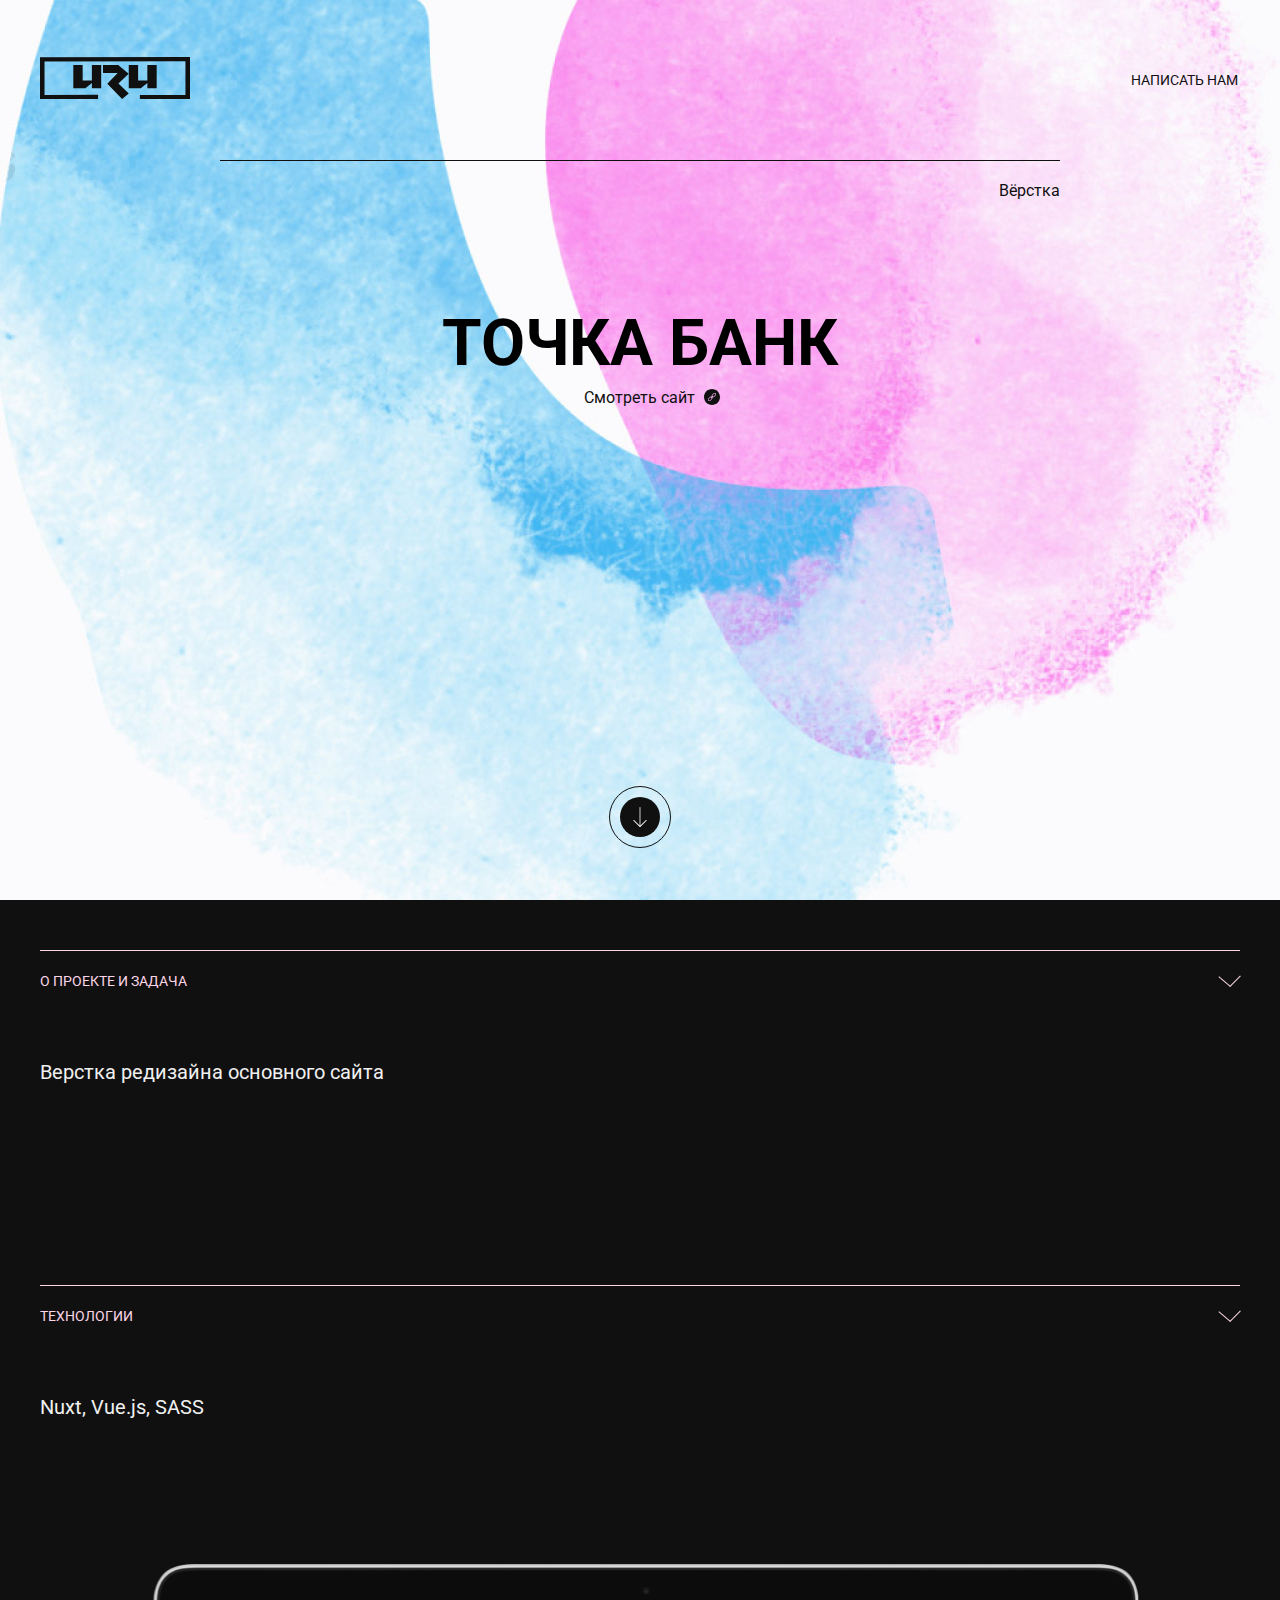
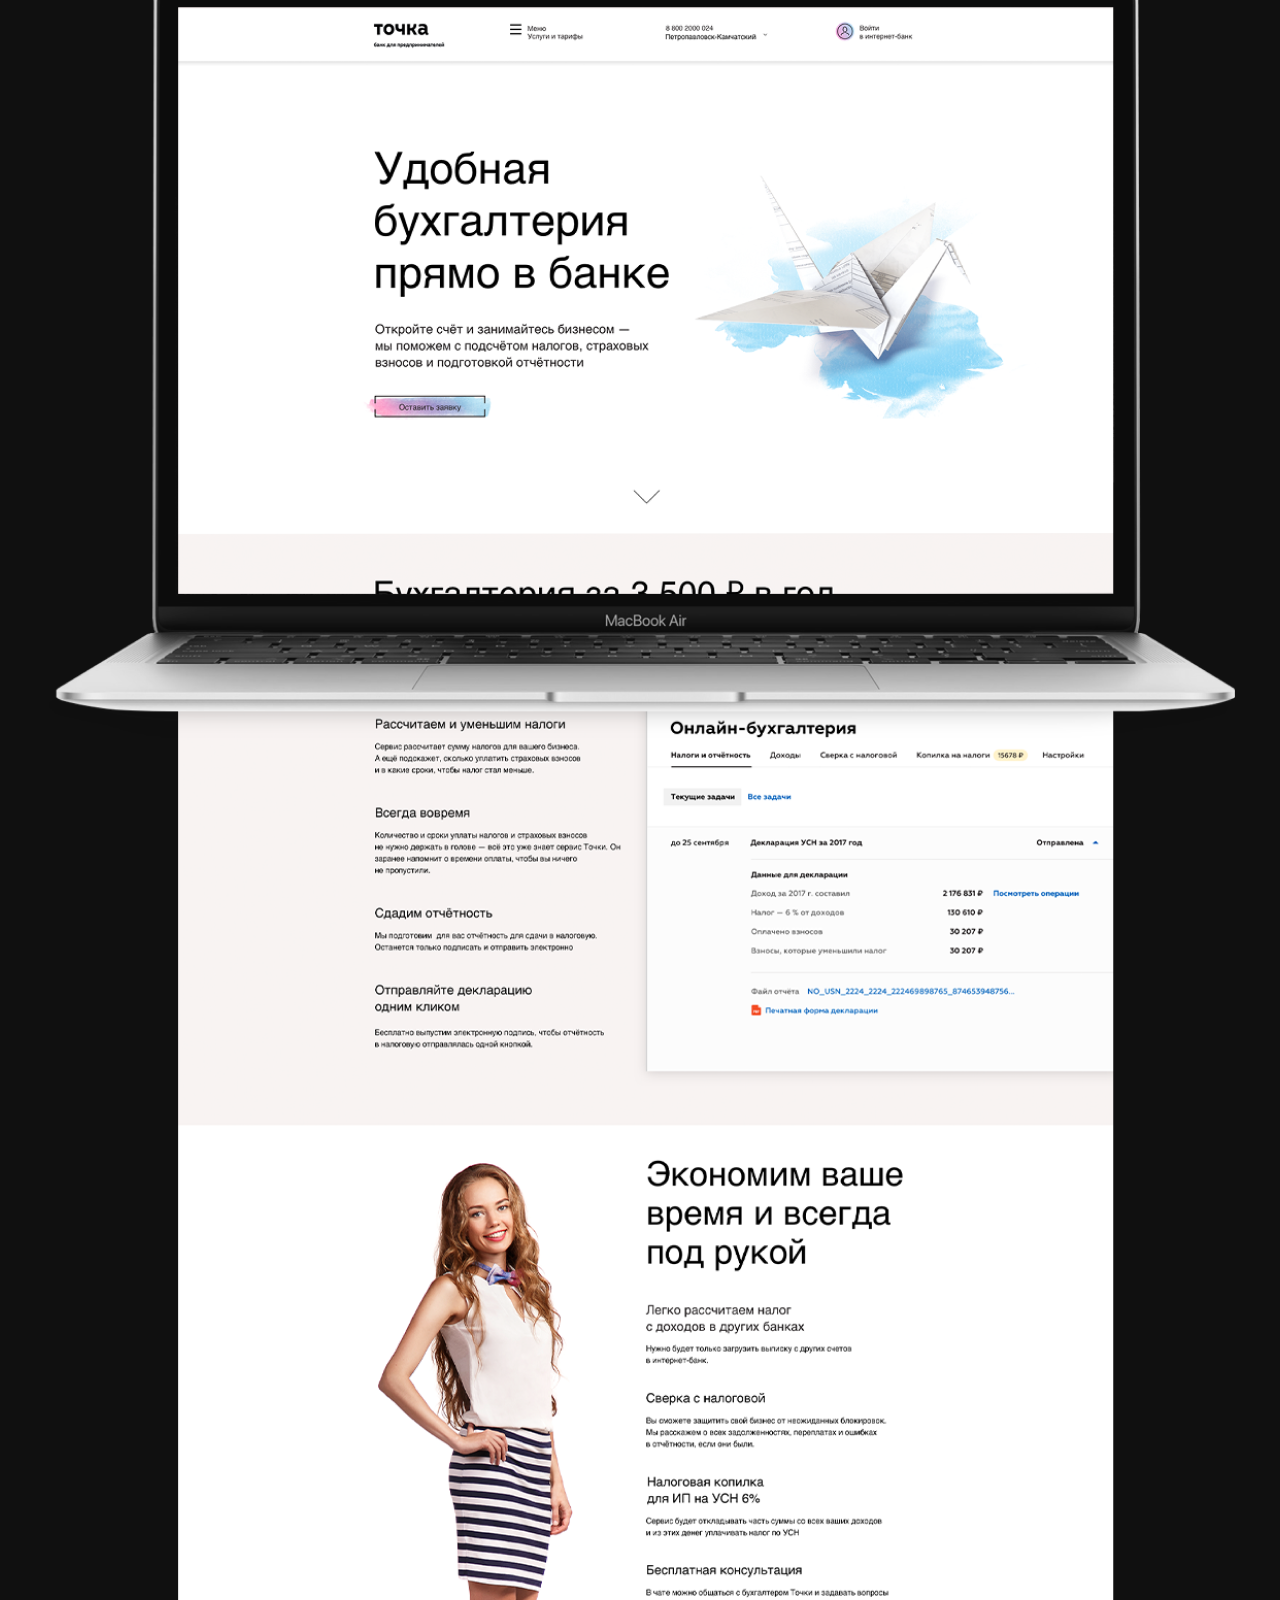
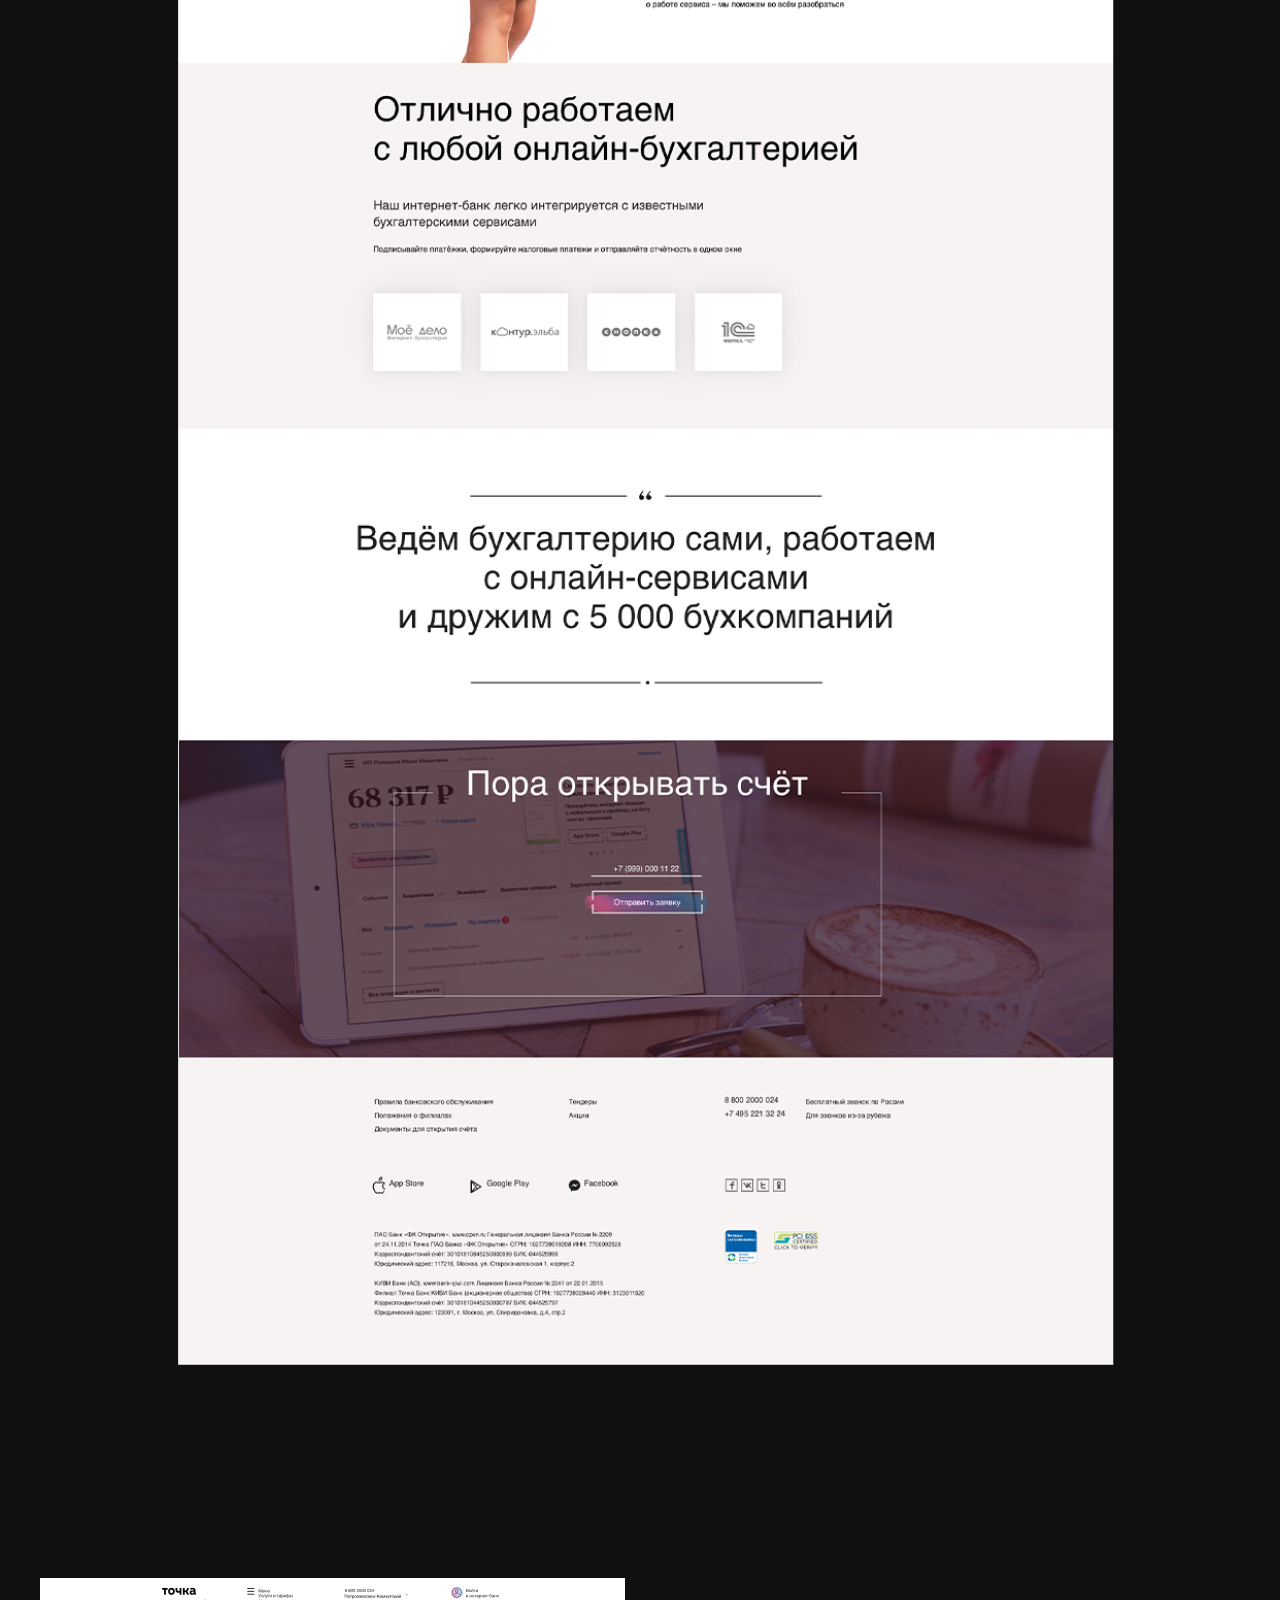
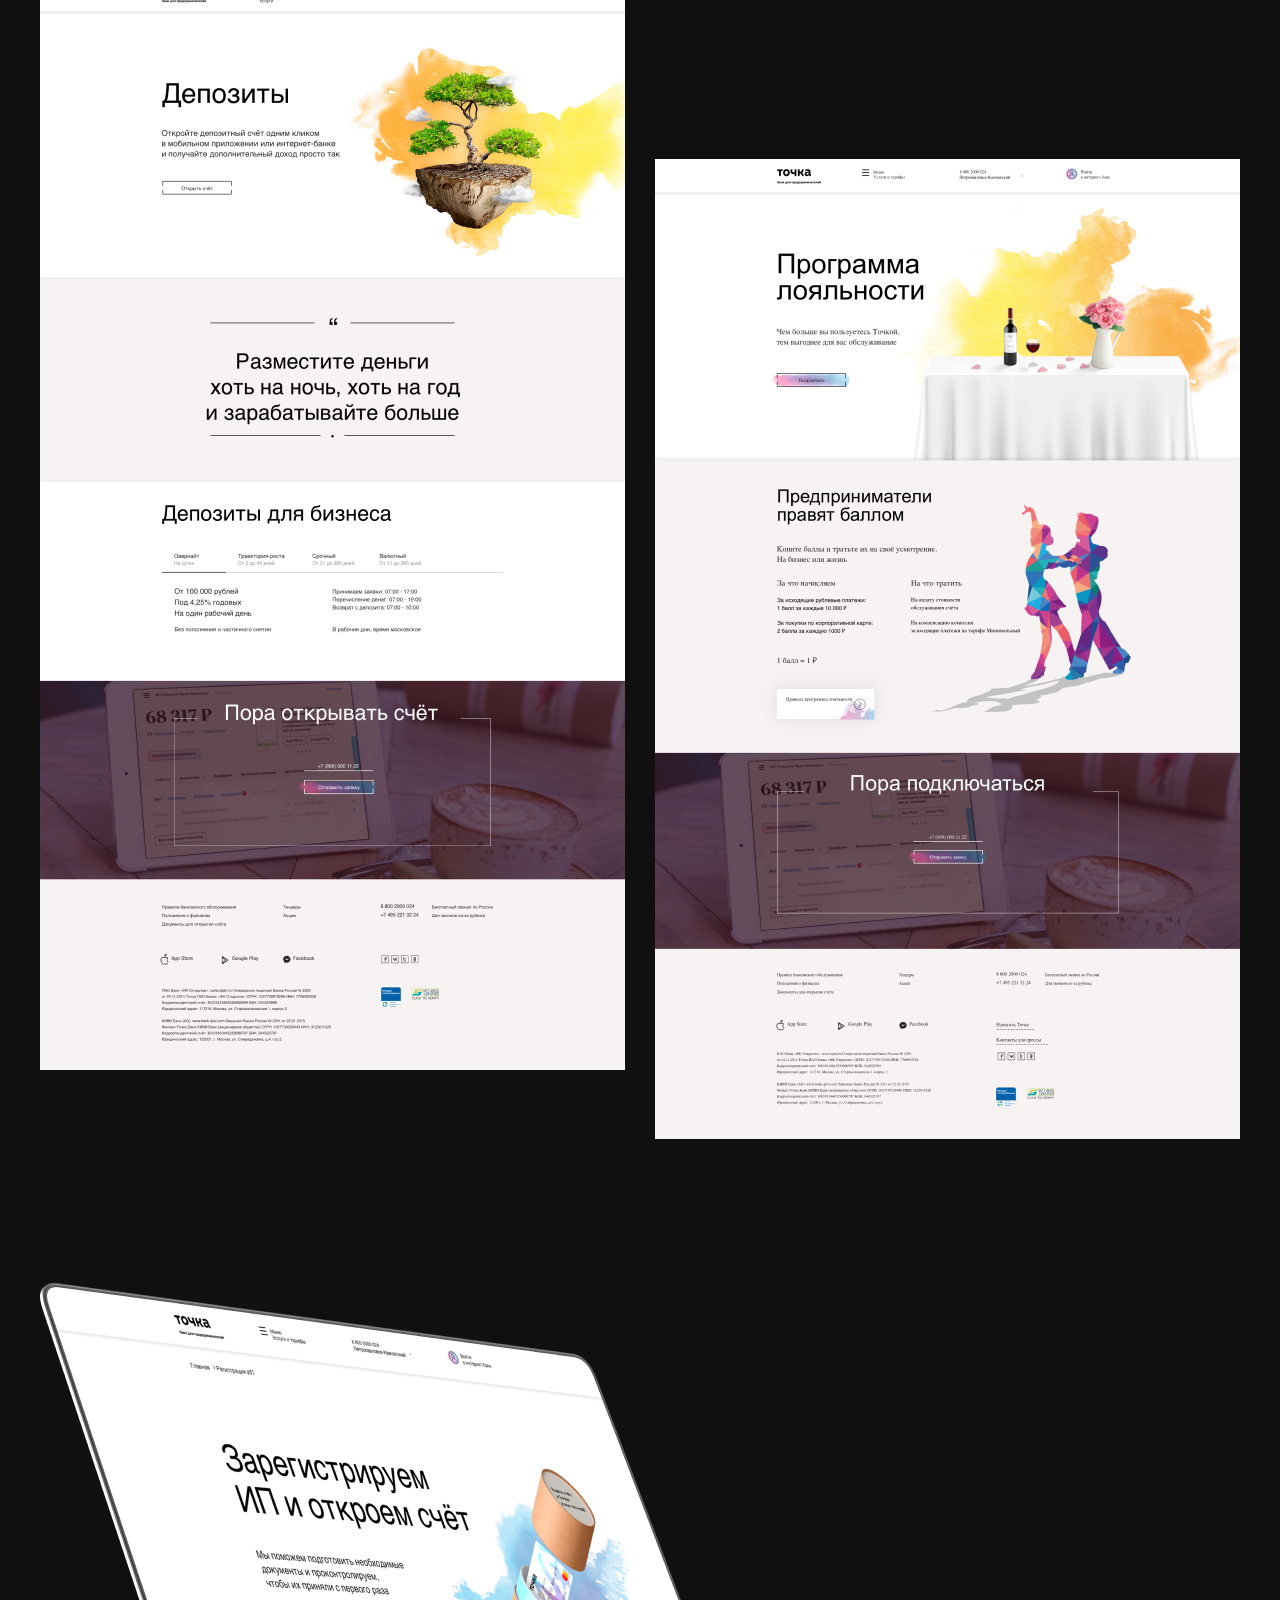
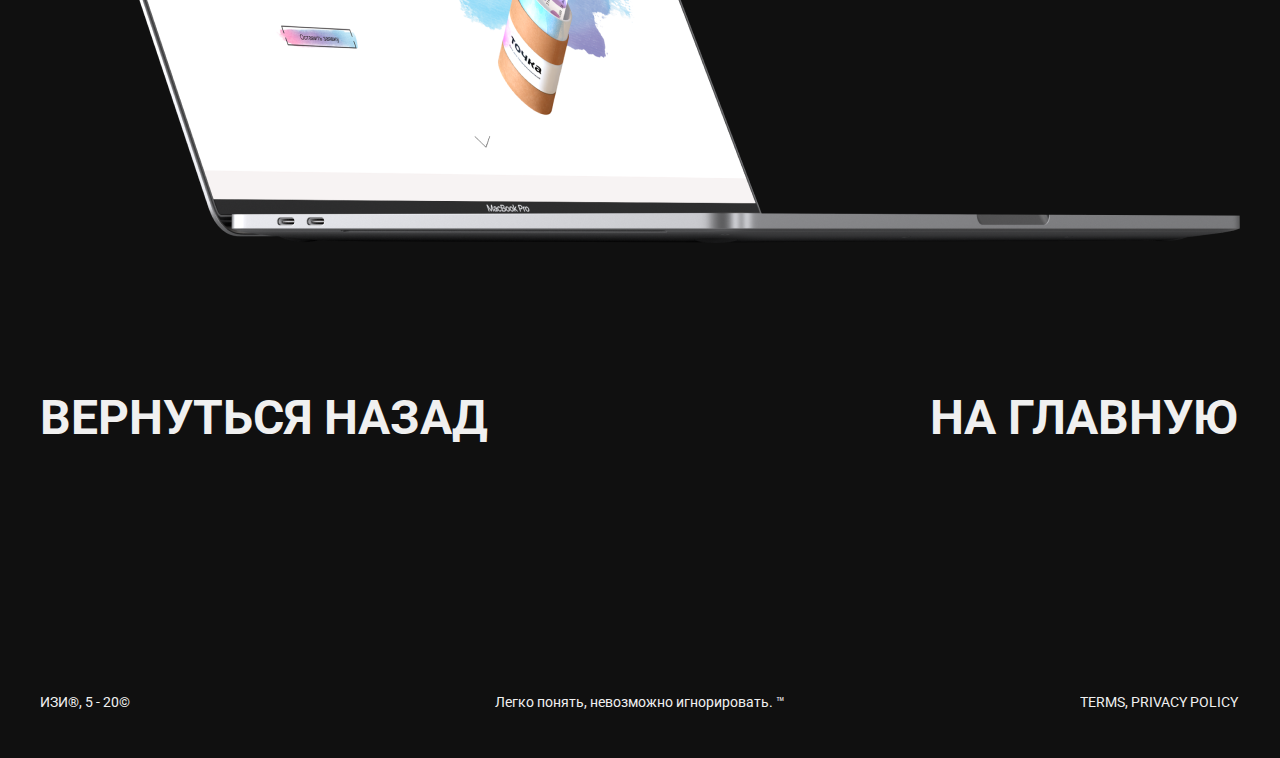
<file: tochka/index.html>
<!DOCTYPE html>
<html lang="ru">
<head>
  <meta charset="UTF-8">
  <meta name="viewport" content="width=device-width, initial-scale=1.0">
  <title>Точка банк</title>
  <!-- Styles -->
  <link href="../css/style.css" rel="stylesheet">
  <!-- Favicons -->
  <link rel="icon" href="../img/favicon.webp">
</head>
<body>
  
  <a href="/feedback/" class="go-fix">Давайте обсудим ваш проект 👋</a>

  <header id="header" class="header bgi" style="background-image: url(img/header/bg.jpg);">
    <nav id="nav" class="nav">
      <div class="container">
        <div class="nav__content">
          <div class="nav__content__img">
            <a href="/"><img src="img/header/logo.svg" alt=""></a>
          </div>
          <a href="/feedback" class="nav__content__menu__link black">
            <div class="link">
              <div data-hover="Написать нам">Написать нам</div>
            </div>
          </a>
        </div>
      </div>
    </nav>

    <div class="container calc100vh">
      <div class="header__content">
        <div class="border-black">
          <div class="border-black__text" style="float: right;">
            

            <div class="border-black__text__right black">Вёрстка</div>
          </div>
        </div>
        <div class="header__content__case mt144">
          <div class="header__content__case__title">точка банк</div>
          <a href="https://tochka.com/" class="header__content__case__link black" target="_blank">
            <img src="img/header/link.svg" alt="">
            <div class="link">
              <div data-hover="Смотреть сайт">Смотреть сайт</div>  
            </div>
          </a>
        </div>
      </div>
      <div class="header__bottom"> 
        <div class="header__bottom__arrow black-arrow"> 
          <img src="img/header/arrow.svg" alt=""> 
        </div> 
      </div> 
    </div>
  </header>
  
  <main id="main" class="main">
    
    <div class="block">
      <div class="container">
        <div class="border">
          <div class="border__text">о проекте и задача</div>
          <div class="border__arrow"></div>
        </div>
        <div class="block__content">
          <div class="block__content__text mt48">
            <p class="block__content__text__p w80">Верстка редизайна основного сайта</p>
          </div>
        </div>
      </div>
    </div>

    <div class="block mt200">
      <div class="container">
        <div class="border">
          <div class="border__text">технологии</div>
          <div class="border__arrow"></div>
        </div>
        <div class="block__content">
          <div class="block__content__text mt48">
            <p class="block__content__text__p">Nuxt, Vue.js, SASS</p>
          </div>
          <div class="block__content__img mt144">
            <img src="img/main/1.png" alt="">
          </div>
          <div class="block__content__img mt144 db">
            <img src="img/main/2.jpg" alt="">
            <img src="img/main/3.jpg" alt="" class="mt250 mt48-2">
          </div>
          <div class="block__content__img mt144">
            <img src="img/main/4.png" alt="">
          </div>
        </div>
      </div>
    </div>

    <div class="block">
      <div class="container">
        <div class="contacts__content">
          <div class="contacts__content__text mt200">
            <a href="/osnova/" class="contacts__content__text__tel hover">
              <div class="link">
                <div data-hover="вернуться назад">вернуться назад</div>
              </div>
            </a>
            <a href="/" class="contacts__content__text__tel hover">
              <div class="link">
                <div data-hover="на главную">на главную</div>
              </div>
            </a>
            <a href="/osnova/" class="contacts__content__text__mail hover mob mt144">вернуться</a>
            <a href="/" class="contacts__content__text__tel hover mob mt144">главная</a>
          </div>
        </div>
      </div>
    </div>

  </main>

  <footer id="footer" class="footer mt200">
    <div class="container">
      <div class="footer__content">
          <div class="footer__content__cr">ИЗИ®, 5 - 20©</div>
          <div class="footer__content__tagline">Легко понять, невозможно игнорировать. ™</div>
          <a href="/policy.pdf" class="footer__content__terms">
            <div class="link">
              <div data-hover="TERMS, PRIVACY POLICY">TERMS, PRIVACY POLICY</div>
            </div>
          </a>
      </div>
    </div>
  </footer>
  <script src="/js/jquery.js"></script>
  <script src="/js/slick.min.js"></script>
  <script src="/js/main.js"></script>
  <script>
    let gofix = document.querySelector('.go-fix');
    window.onscroll = function(){
      if(window.pageYOffset > 2000 && gofix !== undefined){
        gofix.style.opacity = '1';
      }
      else{
        gofix.style.opacity = '0';
      }
    }
  </script>

</body>
</html>
</file>
<file: css/style.css>
@import url("https://fonts.googleapis.com/css2?family=Roboto:wght@100;400;500;700&display=swap");
@-webkit-keyframes arrow {
  0% {
    -webkit-transform: scale(0.2);
    transform: scale(0.2);
    opacity: 0.8; }
  80% {
    -webkit-transform: scale(1);
    transform: scale(1);
    opacity: 0.8; }
  100% {
    -webkit-transform: scale(1.1);
    transform: scale(1.1);
    opacity: 0; } }
@keyframes arrow {
  0% {
    -webkit-transform: scale(0.2);
    transform: scale(0.2);
    opacity: 0.8; }
  80% {
    -webkit-transform: scale(1);
    transform: scale(1);
    opacity: 0.8; }
  100% {
    -webkit-transform: scale(1.1);
    transform: scale(1.1);
    opacity: 0; } }

@-webkit-keyframes border {
  0% {
    width: 0%; }
  50% {
    width: 100%; } }

@keyframes border {
  0% {
    width: 0%; }
  50% {
    width: 100%; } }

@-webkit-keyframes border-text {
  0% {
    opacity: 0; }
  70% {
    opacity: 0; }
  100% {
    opacity: 1; } }

@keyframes border-text {
  0% {
    opacity: 0; }
  70% {
    opacity: 0; }
  100% {
    opacity: 1; } }

@-webkit-keyframes flip {
  0% {
    -webkit-transform: rotateX(0);
    transform: rotateX(0); }
  100% {
    -webkit-transform: rotateX(-180deg);
    transform: rotateX(-180deg); } }

@keyframes flip {
  0% {
    -webkit-transform: rotateX(0);
    transform: rotateX(0); }
  100% {
    -webkit-transform: rotateX(-180deg);
    transform: rotateX(-180deg); } }

@-webkit-keyframes img {
  0% {
    -webkit-transform: translateY(0);
    transform: translateY(0); }
  100% {
    -webkit-transform: translateY(-100px);
    transform: translateY(-100px); } }

@keyframes img {
  0% {
    -webkit-transform: translateY(0);
    transform: translateY(0); }
  100% {
    -webkit-transform: translateY(-100px);
    transform: translateY(-100px); } }

html, body {
  overflow-x: hidden !important; }

body {
  font-family: 'Roboto', sans-serif;
  text-transform: uppercase;
  background-color: #101010;
  margin: 0;
  padding: 0; }

a {
  color: #f0f0f0;
  text-decoration: none; }

img {
  width: 100%; }

@media (max-width: 767px) {
  br {
    display: none; } }

input {
  width: 380px;
  height: 36px;
  background-color: transparent;
  border: 0;
  border-bottom: 1px solid #f0f0f0;
  outline: none;
  color: #f0f0f0; }
  @media (max-width: 767px) {
    input {
      width: 300px;
      height: 22px; } }
  input::-webkit-input-placeholder {
    color: #999;
    font-size: 14px; }
  input:-ms-input-placeholder {
    color: #999;
    font-size: 14px; }
  input::-ms-input-placeholder {
    color: #999;
    font-size: 14px; }
  input::placeholder {
    color: #999;
    font-size: 14px; }
    @media (max-width: 767px) {
      input::-webkit-input-placeholder {
        font-size: 12px; }
      input:-ms-input-placeholder {
        font-size: 12px; }
      input::-ms-input-placeholder {
        font-size: 12px; }
      input::placeholder {
        font-size: 12px; } }
  input[type="radio"] {
    position: absolute;
    -webkit-appearance: none;
    -moz-appearance: none;
    appearance: none;
    border: 0; }
    input[type="radio"]:checked + label:before {
      border-color: #f0f0f0; }
    input[type="radio"]:checked + label:after {
      opacity: 1 !important; }
  input[type="submit"] {
    padding: 0;
    width: -webkit-fit-content;
    width: -moz-fit-content;
    width: fit-content;
    height: -webkit-fit-content;
    height: -moz-fit-content;
    height: fit-content;
    border: 0;
    font-size: 48px;
    background-color: transparent;
    font-weight: bold;
    text-transform: uppercase;
    color: #f0f0f0;
    cursor: pointer; }
    @media (max-width: 767px) {
      input[type="submit"] {
        font-size: 24px; } }
  input[type="checkbox"] {
    -webkit-appearance: none;
    -moz-appearance: none;
    appearance: none;
    border: 0;
    position: relative;
    border-radius: 0;
    width: 0;
    margin: 0; }
    input[type="checkbox"]:checked + label:after {
      -webkit-transform: translate3d(0, 0, 0);
      transform: translate3d(0, 0, 0);
      opacity: 1; }

.radio {
  position: relative;
  margin-bottom: 20px; }

.button {
  width: -webkit-fit-content;
  width: -moz-fit-content;
  width: fit-content;
  height: -webkit-fit-content;
  height: -moz-fit-content;
  height: fit-content;
  position: relative; }
  .button:after {
    content: "";
    position: absolute;
    left: 50%;
    bottom: -10px;
    height: 2px;
    width: 0;
    -webkit-transform: translate(-50%, 0);
    -ms-transform: translate(-50%, 0);
    transform: translate(-50%, 0);
    background-color: #f0f0f0;
    -webkit-transition: all .5s;
    -o-transition: all .5s;
    transition: all .5s; }
    @media (max-width: 767px) {
      .button:after {
        bottom: -3px; } }
  .button:hover:after {
    width: 100%;
    -webkit-transition: all .5s;
    -o-transition: all .5s;
    transition: all .5s; }
  @media (max-width: 767px) {
    .button {
      margin: 0 auto; } }

label {
  font-size: 14px;
  text-transform: none;
  color: #f0f0f0;
  padding-left: 35px;
  cursor: pointer; }
  @media (max-width: 767px) {
    label {
      padding-left: 25px; } }
  label:before {
    content: "";
    display: block;
    width: 16px;
    height: 16px;
    border: 1px solid #ccc;
    background-color: transparent;
    border-radius: 50%;
    position: absolute;
    top: 0;
    left: 0;
    z-index: 1;
    -webkit-transition: border .1s linear;
    -o-transition: border .1s linear;
    transition: border .1s linear; }
  label:after {
    content: "";
    display: block;
    width: 12px;
    height: 12px;
    background-color: #FCD6E8;
    border-radius: 50%;
    opacity: 0;
    position: absolute;
    top: 3px;
    left: 3px;
    z-index: 2;
    -webkit-transition: opacity .1s linear;
    -o-transition: opacity .1s linear;
    transition: opacity .1s linear; }

.container {
  width: 1200px;
  margin: 0 auto;
  position: relative; }
  @media (max-width: 1200px) {
    .container {
      max-width: 970px; } }
  @media (max-width: 992px) {
    .container {
      max-width: 750px; } }
  @media (max-width: 767px) {
    .container {
      max-width: 350px; } }

.border {
  margin-top: 50px;
  height: 60px;
  display: -webkit-box;
  display: -ms-flexbox;
  display: flex;
  -webkit-box-align: center;
  -ms-flex-align: center;
  align-items: center;
  border-top: 1px solid #FCD6E8;
  -webkit-box-pack: justify;
  -ms-flex-pack: justify;
  justify-content: space-between; }
  @media (max-width: 767px) {
    .border {
      height: 25px; } }
  .border__text {
    font-size: 14px;
    color: #FCD6E8; }
    @media (max-width: 767px) {
      .border__text {
        font-size: 10px;
        margin-top: 10px; } }
  .border__arrow {
    margin-right: 8px;
    height: 1px;
    width: 15px;
    background-color: #FCD6E8;
    -webkit-transform: rotate(40deg);
    -ms-transform: rotate(40deg);
    transform: rotate(40deg);
    position: relative; }
    @media (max-width: 767px) {
      .border__arrow {
        width: 9px; } }
    .border__arrow:after {
      content: '';
      position: absolute;
      height: 1px;
      width: 15px;
      background-color: #FCD6E8;
      -webkit-transform: rotate(-85deg);
      -ms-transform: rotate(-85deg);
      transform: rotate(-85deg);
      left: 8px;
      bottom: 7px; }
      @media (max-width: 767px) {
        .border__arrow:after {
          width: 10px;
          left: 5px;
          bottom: 4px; } }

.border-black {
  height: 36px;
  border-top: 1px solid #101010;
  height: 1px;
  width: 70%;
  text-transform: none;
  margin: 0 auto; }
  @media (max-width: 767px) {
    .border-black {
      width: 100%; } }
  .border-black__text {
    margin-top: 20px;
    display: -webkit-box;
    display: -ms-flexbox;
    display: flex;
    -webkit-box-align: center;
    -ms-flex-align: center;
    align-items: center;
    -webkit-box-pack: justify;
    -ms-flex-pack: justify;
    justify-content: space-between; }
    @media (max-width: 767px) {
      .border-black__text {
        font-size: 10px;
        margin-top: 10px; } }
    .border-black__text__left {
      position: relative; }
      .border-black__text__left:after {
        content: "";
        position: absolute;
        left: 50%;
        bottom: -10px;
        height: 2px;
        width: 0;
        -webkit-transform: translate(-50%, 0);
        -ms-transform: translate(-50%, 0);
        transform: translate(-50%, 0);
        background-color: #f0f0f0;
        -webkit-transition: all .5s;
        -o-transition: all .5s;
        transition: all .5s; }
        @media (max-width: 767px) {
          .border-black__text__left:after {
            bottom: -3px; } }
      .border-black__text__left:hover:after {
        width: 100%;
        -webkit-transition: all .5s;
        -o-transition: all .5s;
        transition: all .5s; }
    @media (max-width: 767px) {
      .border-black__text__right {
        width: 37%; } }

.link {
  background-color: transparent;
  border: 0;
  overflow: hidden;
  display: inline-block;
  vertical-align: bottom;
  padding-right: 2px;
  position: relative; }
  .link div {
    position: relative;
    display: inline-block;
    -webkit-transition: -webkit-transform 0.3s ease;
    transition: -webkit-transform 0.3s ease;
    -o-transition: transform 0.3s ease;
    transition: transform 0.3s ease;
    transition: transform 0.3s ease, -webkit-transform 0.3s ease; }
  .link:hover div {
    -webkit-transition: -webkit-transform 0.3s ease-out;
    transition: -webkit-transform 0.3s ease-out;
    -o-transition: transform 0.3s ease-out;
    transition: transform 0.3s ease-out;
    transition: transform 0.3s ease-out, -webkit-transform 0.3s ease-out;
    -webkit-transform: translateY(-108%);
    -ms-transform: translateY(-108%);
    transform: translateY(-108%); }
  .link div::before {
    position: absolute;
    top: 108%;
    content: attr(data-hover);
    -webkit-transform: none;
    -ms-transform: none;
    transform: none; }

.bw {
  border-top: 1px solid #f0f0f0 !important; }

.hover:after {
  height: 5px !important; }

.mt250 {
  margin-top: 250px;
  margin-left: 30px; }
  @media (max-width: 767px) {
    .mt250 {
      margin: 0px; } }

.mt200 {
  margin-top: 200px; }
  @media (max-width: 767px) {
    .mt200 {
      margin-top: 144px; } }

.mt144 {
  margin-top: 144px !important; }
  @media (max-width: 767px) {
    .mt144 {
      margin-top: 100px !important; } }

.mt80 {
  margin-top: 80px !important; }

.mt48 {
  margin-top: 48px !important; }

@media (max-width: 767px) {
  .mt48-2 {
    margin-top: 48px; } }

.mt10 {
  margin-top: 10px !important; }

.mob {
  display: none !important; }
  @media (max-width: 767px) {
    .mob {
      display: -webkit-box !important;
      display: -ms-flexbox !important;
      display: flex !important; } }

.mob-dn {
  display: -webkit-box !important;
  display: -ms-flexbox !important;
  display: flex !important; }
  @media (max-width: 767px) {
    .mob-dn {
      display: none !important; } }

.w80 {
  width: 80% !important; }

.w35 {
  width: 35% !important; }

.black {
  color: #101010 !important; }
  .black:after {
    color: #101010 !important;
    background-color: #101010 !important; }

.white {
  color: #f0f0f0 !important; }
  .white:after {
    color: #f0f0f0  !important;
    background-color: #f0f0f0 !important; }

.black-arrow:hover {
  cursor: pointer; }

.black-arrow:after {
  content: '';
  width: 60px;
  height: 60px;
  border-radius: 50%;
  color: transparent;
  position: absolute;
  left: -11px;
  top: -11px;
  border: 1px solid #101010 !important;
  -webkit-animation: arrow 2s ease-in-out infinite both;
  animation: arrow 2s ease-in-out infinite both; }

.white-arrow:hover {
  cursor: pointer; }

.white-arrow:after {
  content: '';
  width: 60px;
  height: 60px;
  border-radius: 50%;
  color: transparent;
  position: absolute;
  left: -11px;
  top: -11px;
  border: 1px solid #f0f0f0 !important;
  -webkit-animation: arrow 2s ease-in-out infinite both;
  animation: arrow 2s ease-in-out infinite both; }

.calc100vh {
  height: calc(100vh - 160px); }
  @media (max-width: 767px) {
    .calc100vh {
      height: calc(100vh - 92px); } }

.bgi {
  background-repeat: no-repeat;
  background-size: cover;
  background-position: center; }

.img1 {
  margin-top: 383px;
  margin-right: 81px; }
  @media (max-width: 767px) {
    .img1 {
      width: 20%;
      margin-top: 114px;
      margin-right: 0px; } }

@media (max-width: 767px) {
  .img2 {
    width: 50%; } }

.img3 {
  margin-bottom: 383px;
  margin-left: 81px; }
  @media (max-width: 767px) {
    .img3 {
      width: 20%;
      margin-bottom: 114px;
      margin-left: 0px; } }

.btm {
  bottom: -60% !important; }

@media (max-width: 767px) {
  .left {
    left: 47% !important; } }

.go-fix {
  text-transform: none;
  position: fixed;
  bottom: 60px;
  right: 30px;
  color: #fff;
  z-index: 999;
  opacity: 0;
  -webkit-transition: all .4s;
  -o-transition: all .4s;
  transition: all .4s; }
  @media (max-width: 767px) {
    .go-fix {
      display: none; } }

@media (max-width: 767px) {
  .db {
    display: block !important; } }

::-webkit-scrollbar {
  width: 5px;
  background-color: #101010; }

::-webkit-scrollbar-thumb {
  background-color: #ffffff; }

* {
  outline: none; }

.nav {
  height: 160px;
  position: relative;
  z-index: 9;
  display: -webkit-box;
  display: -ms-flexbox;
  display: flex;
  -webkit-box-align: center;
  -ms-flex-align: center;
  align-items: center; }
  @media (max-width: 767px) {
    .nav {
      height: 92px; } }
  .nav__content {
    display: -webkit-box;
    display: -ms-flexbox;
    display: flex;
    -webkit-box-pack: justify;
    -ms-flex-pack: justify;
    justify-content: space-between;
    -webkit-box-align: center;
    -ms-flex-align: center;
    align-items: center; }
    @media (max-width: 767px) {
      .nav__content img {
        width: 70%; } }
    .nav__content__menu {
      display: -webkit-box;
      display: -ms-flexbox;
      display: flex;
      -webkit-box-align: center;
      -ms-flex-align: center;
      align-items: center;
      -webkit-box-pack: justify;
      -ms-flex-pack: justify;
      justify-content: space-between; }
      .nav__content__menu__link {
        font-size: 14px;
        position: relative;
        -webkit-transition: all .5s;
        -o-transition: all .5s;
        transition: all .5s; }
        .nav__content__menu__link:after {
          content: "";
          position: absolute;
          left: 50%;
          bottom: -10px;
          height: 2px;
          width: 0;
          -webkit-transform: translate(-50%, 0);
          -ms-transform: translate(-50%, 0);
          transform: translate(-50%, 0);
          background-color: #f0f0f0;
          -webkit-transition: all .5s;
          -o-transition: all .5s;
          transition: all .5s; }
          @media (max-width: 767px) {
            .nav__content__menu__link:after {
              bottom: -3px; } }
        .nav__content__menu__link:hover:after {
          width: 100%;
          -webkit-transition: all .5s;
          -o-transition: all .5s;
          transition: all .5s; }

.header {
  height: 100vh;
  position: relative; }
  .header__content_main {
    position: absolute;
    height: 100vh;
    top: 0;
    display: -webkit-box;
    display: -ms-flexbox;
    display: flex;
    -webkit-box-align: center;
    -ms-flex-align: center;
    align-items: center; }
  .header__content__case {
    display: -webkit-box;
    display: -ms-flexbox;
    display: flex;
    -webkit-box-orient: vertical;
    -webkit-box-direction: normal;
    -ms-flex-direction: column;
    flex-direction: column;
    -webkit-box-align: center;
    -ms-flex-align: center;
    align-items: center;
    -webkit-box-pack: center;
    -ms-flex-pack: center;
    justify-content: center;
    position: relative; }
    .header__content__case img {
      width: 16px !important;
      height: 16px !important;
      position: absolute;
      left: 120px;
      bottom: 2px; }
    .header__content__case__title {
      font-size: 64px;
      font-weight: bold;
      margin-bottom: 7px; }
      @media (max-width: 767px) {
        .header__content__case__title {
          font-size: 50px;
          text-align: center;
          width: 85%; } }
    .header__content__case__link {
      text-transform: none;
      display: -webkit-box;
      display: -ms-flexbox;
      display: flex;
      -webkit-box-align: center;
      -ms-flex-align: center;
      align-items: center;
      position: relative; }
      .header__content__case__link:after {
        content: "";
        position: absolute;
        left: 50%;
        bottom: -10px;
        height: 2px;
        width: 0;
        -webkit-transform: translate(-50%, 0);
        -ms-transform: translate(-50%, 0);
        transform: translate(-50%, 0);
        background-color: #f0f0f0;
        -webkit-transition: all .5s;
        -o-transition: all .5s;
        transition: all .5s; }
        @media (max-width: 767px) {
          .header__content__case__link:after {
            bottom: -3px; } }
      .header__content__case__link:hover:after {
        width: 100%;
        -webkit-transition: all .5s;
        -o-transition: all .5s;
        transition: all .5s; }
  .header__content__text {
    font-weight: bold;
    width: 100%; }
    .header__content__text__main {
      width: 100%;
      white-space: nowrap;
      overflow: hidden;
      font-size: 96px;
      color: #f0f0f0;
      display: -webkit-inline-box;
      display: -ms-inline-flexbox;
      display: inline-flex;
      margin-bottom: 20px; }
      @media (max-width: 767px) {
        .header__content__text__main {
          font-size: 48px !important; } }
    .header__content__text__pink {
      font-size: 64px;
      color: transparent;
      -webkit-text-stroke: 1px #fcd6eb;
      width: 100%;
      white-space: nowrap;
      overflow: hidden;
      display: -webkit-inline-box;
      display: -ms-inline-flexbox;
      display: inline-flex;
      margin-bottom: 20px; }
      @media (max-width: 767px) {
        .header__content__text__pink {
          font-size: 36px; } }
  .header__bottom {
    position: absolute;
    -webkit-transform: translate(-50%, 0);
    -ms-transform: translate(-50%, 0);
    transform: translate(-50%, 0);
    left: 50%;
    bottom: 8%; }
    .header__bottom__block {
      display: -webkit-box;
      display: -ms-flexbox;
      display: flex;
      -webkit-box-align: center;
      -ms-flex-align: center;
      align-items: center;
      -webkit-box-pack: justify;
      -ms-flex-pack: justify;
      justify-content: space-between; }
      .header__bottom__block__arrow {
        position: relative; }
        @media (max-width: 767px) {
          .header__bottom__block__arrow {
            width: 10%; } }
        .header__bottom__block__arrow:after {
          content: '';
          width: 60px;
          height: 60px;
          border: 1px solid #f0f0f0;
          border-radius: 50%;
          color: transparent;
          position: absolute;
          left: -11px;
          top: -11px;
          -webkit-animation: arrow 2s ease-in-out infinite both;
          animation: arrow 2s ease-in-out infinite both; }
          @media (max-width: 767px) {
            .header__bottom__block__arrow:after {
              width: 45px;
              height: 45px;
              left: -7px;
              top: -7px; } }
        .header__bottom__block__arrow:hover {
          cursor: pointer; }
      .header__bottom__block__easy {
        font-weight: 500;
        color: #f0f0f0;
        font-size: 28px;
        position: relative; }
        @media (max-width: 1200px) {
          .header__bottom__block__easy {
            font-size: 24px; } }
        @media (max-width: 767px) {
          .header__bottom__block__easy {
            font-size: 14px; } }
        .header__bottom__block__easy:before {
          content: '';
          width: 36px;
          height: 36px;
          border-radius: 50%;
          background-color: #f0f0f0;
          position: absolute;
          left: -55px; }
          @media (max-width: 767px) {
            .header__bottom__block__easy:before {
              width: 18px;
              height: 18px;
              left: -25px; } }

.greet {
  height: 996px; }
  @media (max-width: 767px) {
    .greet {
      height: 408px; } }
  .greet__content {
    display: -webkit-box;
    display: -ms-flexbox;
    display: flex;
    -webkit-box-align: center;
    -ms-flex-align: center;
    align-items: center;
    height: 630px; }
    @media (max-width: 767px) {
      .greet__content {
        height: 250px; } }
    .greet__content__text {
      font-size: 48px;
      font-weight: bold;
      line-height: 130%;
      color: #f0f0f0;
      width: 77%; }
      @media (max-width: 767px) {
        .greet__content__text {
          font-size: 18px;
          line-height: 145%;
          margin: 0 !important; } }
  .greet__code {
    color: #f0f0f0;
    font-size: 36px;
    font-weight: 100;
    display: -webkit-box;
    display: -ms-flexbox;
    display: flex;
    -webkit-box-pack: end;
    -ms-flex-pack: end;
    justify-content: flex-end;
    margin-right: 114px; }
    @media (max-width: 767px) {
      .greet__code {
        font-size: 14px;
        margin: 0; } }

.main-content {
  margin: 144px 0; }

.slick-list {
  overflow: hidden; }

.slick-track {
  display: -webkit-box;
  display: -ms-flexbox;
  display: flex; }

.slick-list {
  margin: 0 -30px; }

.draggable {
  padding: 20px 0; }

.slick-slide {
  margin: 0 30px; }

.slider__wrapper {
  padding: 144px 0; }
  @media (max-width: 767px) {
    .slider__wrapper {
      padding: 0; } }

.slider__arrows {
  display: -webkit-box;
  display: -ms-flexbox;
  display: flex;
  margin-top: 48px;
  -webkit-box-pack: center;
  -ms-flex-pack: center;
  justify-content: center;
  cursor: pointer; }

.projects__slider__item {
  position: relative; }
  @media (max-width: 767px) {
    .projects__slider__item img {
      width: 90%; } }
  .projects__slider__item__title {
    text-transform: none;
    font-size: 14px;
    line-height: 16px;
    position: absolute;
    top: 170px;
    right: -200px;
    -webkit-transform: rotate(90deg);
    -ms-transform: rotate(90deg);
    transform: rotate(90deg);
    -webkit-transition: all .4s;
    -o-transition: all .4s;
    transition: all .4s;
    opacity: .3;
    width: 100%; }
    @media (max-width: 1200px) {
      .projects__slider__item__title {
        top: 135px;
        right: -160px; } }
    @media (max-width: 767px) {
      .projects__slider__item__title {
        top: 165px;
        right: -160px; } }
  .projects__slider__item__desc {
    text-transform: none;
    font-size: 14px;
    line-height: 20px;
    margin-top: 20px;
    -webkit-transition: all .4s;
    -o-transition: all .4s;
    transition: all .4s;
    opacity: .3; }
    @media (max-width: 767px) {
      .projects__slider__item__desc {
        margin-top: 5px; } }

.arrow-prev {
  margin-right: 48px; }

.project-active .projects__slider__item__desc, .project-active .projects__slider__item__title {
  opacity: 1; }

@media (max-width: 767px) {
  .partners {
    height: 351px; } }

.partners__content {
  padding: 144px 0; }
  @media (max-width: 767px) {
    .partners__content {
      margin-top: 48px !important;
      padding: 0; } }
  .partners__content__block {
    display: -webkit-box;
    display: -ms-flexbox;
    display: flex;
    -webkit-box-align: center;
    -ms-flex-align: center;
    align-items: center;
    -webkit-box-pack: justify;
    -ms-flex-pack: justify;
    justify-content: space-between; }
    .partners__content__block__card {
      width: 380px;
      height: 180px;
      border: 1px solid rgba(252, 214, 232, 0.05);
      display: -webkit-box;
      display: -ms-flexbox;
      display: flex;
      -webkit-box-align: center;
      -ms-flex-align: center;
      align-items: center;
      -webkit-box-pack: center;
      -ms-flex-pack: center;
      justify-content: center;
      -webkit-transition: all .3s;
      -o-transition: all .3s;
      transition: all .3s; }
      @media (max-width: 767px) {
        .partners__content__block__card:nth-child(1) {
          display: -webkit-box;
          display: -ms-flexbox;
          display: flex; } }
      .partners__content__block__card img {
        width: 50%;
        display: -webkit-box;
        display: -ms-flexbox;
        display: flex;
        -webkit-box-align: center;
        -ms-flex-align: center;
        align-items: center;
        -webkit-box-pack: center;
        -ms-flex-pack: center;
        justify-content: center;
        margin: 0 auto; }
      .partners__content__block__card:hover {
        border: 1px solid rgba(252, 214, 232, 0.2);
        -webkit-transition: all .3s;
        -o-transition: all .3s;
        transition: all .3s; }

.contacts {
  height: 577px;
  position: relative; }
  @media (max-width: 767px) {
    .contacts {
      height: 290px; } }
  .contacts__content__text {
    margin-top: 146px;
    font-size: 48px;
    font-weight: bold;
    display: -webkit-box;
    display: -ms-flexbox;
    display: flex;
    -webkit-box-align: center;
    -ms-flex-align: center;
    align-items: center;
    -webkit-box-pack: justify;
    -ms-flex-pack: justify;
    justify-content: space-between; }
    @media (max-width: 1200px) {
      .contacts__content__text {
        font-size: 44px; } }
    @media (max-width: 767px) {
      .contacts__content__text {
        font-size: 24px;
        margin-top: 48px !important; } }
    .contacts__content__text__mail {
      position: relative;
      z-index: 3; }
      .contacts__content__text__mail:after {
        content: "";
        position: absolute;
        left: 50%;
        bottom: -10px;
        height: 2px;
        width: 0;
        -webkit-transform: translate(-50%, 0);
        -ms-transform: translate(-50%, 0);
        transform: translate(-50%, 0);
        background-color: #f0f0f0;
        -webkit-transition: all .5s;
        -o-transition: all .5s;
        transition: all .5s; }
        @media (max-width: 767px) {
          .contacts__content__text__mail:after {
            bottom: -3px; } }
      .contacts__content__text__mail:hover:after {
        width: 100%;
        -webkit-transition: all .5s;
        -o-transition: all .5s;
        transition: all .5s; }
      @media (max-width: 767px) {
        .contacts__content__text__mail {
          display: none; } }
    .contacts__content__text__tel {
      position: relative; }
      .contacts__content__text__tel:after {
        content: "";
        position: absolute;
        left: 50%;
        bottom: -10px;
        height: 2px;
        width: 0;
        -webkit-transform: translate(-50%, 0);
        -ms-transform: translate(-50%, 0);
        transform: translate(-50%, 0);
        background-color: #f0f0f0;
        -webkit-transition: all .5s;
        -o-transition: all .5s;
        transition: all .5s; }
        @media (max-width: 767px) {
          .contacts__content__text__tel:after {
            bottom: -3px; } }
      .contacts__content__text__tel:hover:after {
        width: 100%;
        -webkit-transition: all .5s;
        -o-transition: all .5s;
        transition: all .5s; }
      @media (max-width: 767px) {
        .contacts__content__text__tel {
          display: none; } }
  .contacts__content__icons {
    display: -webkit-box;
    display: -ms-flexbox;
    display: flex;
    -webkit-box-pack: center;
    -ms-flex-pack: center;
    justify-content: center; }
    .contacts__content__icons__block {
      width: 304px;
      display: -webkit-box;
      display: -ms-flexbox;
      display: flex;
      -webkit-box-align: center;
      -ms-flex-align: center;
      align-items: center;
      -webkit-box-pack: justify;
      -ms-flex-pack: justify;
      justify-content: space-between;
      position: absolute;
      bottom: -100%; }
      @media (max-width: 767px) {
        .contacts__content__icons__block {
          width: 180px;
          bottom: -140%; } }
      .contacts__content__icons__block__link {
        height: 40px; }
        @media (max-width: 767px) {
          .contacts__content__icons__block__link {
            height: 30px;
            width: 30px; } }
        .contacts__content__icons__block__link:hover {
          -webkit-box-shadow: 0 4px 12px rgba(252, 214, 232, 0.24);
          box-shadow: 0 4px 12px rgba(252, 214, 232, 0.24);
          -webkit-transition: all .3s;
          -o-transition: all .3s;
          transition: all .3s; }

.block__content__text__p {
  font-size: 20px;
  color: #f0f0f0;
  width: 65%;
  text-transform: none;
  line-height: 130%; }
  @media (max-width: 767px) {
    .block__content__text__p {
      font-size: 14px;
      width: 100% !important; } }

.block__content__video {
  position: relative;
  padding-bottom: 56.25%;
  padding-top: 30px;
  height: 0;
  overflow: hidden; }
  .block__content__video iframe {
    position: absolute;
    top: 0;
    left: 0;
    width: 100%;
    height: 100%; }

.block__content__img {
  display: -webkit-box;
  display: -ms-flexbox;
  display: flex;
  -webkit-box-align: center;
  -ms-flex-align: center;
  align-items: center;
  -webkit-box-pack: justify;
  -ms-flex-pack: justify;
  justify-content: space-between; }
  @media (max-width: 767px) {
    .block__content__img {
      margin-top: 48px !important; } }

.footer {
  height: 112px; }
  @media (max-width: 767px) {
    .footer {
      height: 60px; } }
  .footer__content {
    font-size: 14px;
    color: #f0f0f0;
    display: -webkit-box;
    display: -ms-flexbox;
    display: flex;
    -webkit-box-align: center;
    -ms-flex-align: center;
    align-items: center;
    -webkit-box-pack: justify;
    -ms-flex-pack: justify;
    justify-content: space-between;
    height: 112px; }
    @media (max-width: 767px) {
      .footer__content {
        font-size: 10px;
        height: 50px; } }
    .footer__content__tagline {
      text-transform: none;
      margin-left: 70px; }
      @media (max-width: 767px) {
        .footer__content__tagline {
          position: absolute;
          margin-right: 0px;
          margin-left: 0;
          bottom: 25px;
          right: 0px; } }
    .footer__content__terms {
      position: relative; }
      .footer__content__terms:after {
        content: "";
        position: absolute;
        left: 50%;
        bottom: -10px;
        height: 2px;
        width: 0;
        -webkit-transform: translate(-50%, 0);
        -ms-transform: translate(-50%, 0);
        transform: translate(-50%, 0);
        background-color: #f0f0f0;
        -webkit-transition: all .5s;
        -o-transition: all .5s;
        transition: all .5s; }
        @media (max-width: 767px) {
          .footer__content__terms:after {
            bottom: -3px; } }
      .footer__content__terms:hover:after {
        width: 100%;
        -webkit-transition: all .5s;
        -o-transition: all .5s;
        transition: all .5s; }
      @media (max-width: 767px) {
        .footer__content__terms {
          position: absolute;
          bottom: 9px;
          right: 40px; } }

.modal {
  position: relative;
  height: 1000px; }
  @media (max-width: 767px) {
    .modal {
      height: 870px; } }
  .modal__content__header {
    height: 160px;
    position: relative;
    display: -webkit-box;
    display: -ms-flexbox;
    display: flex;
    -webkit-box-align: center;
    -ms-flex-align: center;
    align-items: center;
    -webkit-box-pack: center;
    -ms-flex-pack: center;
    justify-content: center; }
    @media (max-width: 767px) {
      .modal__content__header {
        height: 90px; }
        .modal__content__header img {
          width: 70%; } }
    .modal__content__header__title {
      font-size: 20px;
      font-weight: bold;
      color: #f0f0f0;
      display: -webkit-box;
      display: -ms-flexbox;
      display: flex;
      -webkit-box-pack: center;
      -ms-flex-pack: center;
      justify-content: center; }
      @media (max-width: 767px) {
        .modal__content__header__title {
          left: 5px; } }
    .modal__content__header__cross {
      display: block;
      width: 30px;
      height: 1px;
      background-color: #f0f0f0;
      -webkit-transform: rotate(45deg);
      -ms-transform: rotate(45deg);
      transform: rotate(45deg);
      position: relative; }
      @media (max-width: 767px) {
        .modal__content__header__cross {
          margin-right: 20px; } }
      .modal__content__header__cross:after {
        content: '';
        position: absolute;
        width: 30px;
        height: 1px;
        background-color: #f0f0f0;
        -webkit-transform: rotate(-90deg);
        -ms-transform: rotate(-90deg);
        transform: rotate(-90deg); }
  .modal__content__form {
    margin-top: 100px !important;
    margin: 0 auto; }
    @media (max-width: 767px) {
      .modal__content__form {
        height: 100%; } }
    .modal__content__form__inputs {
      display: -webkit-box;
      display: -ms-flexbox;
      display: flex;
      -ms-flex-wrap: wrap;
      flex-wrap: wrap;
      -webkit-box-align: center;
      -ms-flex-align: center;
      align-items: center;
      -webkit-box-pack: justify;
      -ms-flex-pack: justify;
      justify-content: space-between;
      height: 152px;
      width: 94%; }
      @media (max-width: 767px) {
        .modal__content__form__inputs {
          height: 276px;
          margin: 0 auto; }
          .modal__content__form__inputs input {
            margin-bottom: 60px !important;
            margin: 0 auto; }
            .modal__content__form__inputs input:last-child {
              margin: 0 auto; } }
    .modal__content__form__radio {
      margin-top: 80px; }
      @media (max-width: 767px) {
        .modal__content__form__radio {
          margin-top: 40px; } }
      .modal__content__form__radio__title {
        font-size: 14px;
        color: #f0f0f0;
        text-transform: none;
        margin-bottom: 27px; }
    .modal__content__form__button {
      display: -webkit-box;
      display: -ms-flexbox;
      display: flex;
      -webkit-box-pack: justify;
      -ms-flex-pack: justify;
      justify-content: space-between;
      margin-top: 144px; }
      @media (max-width: 767px) {
        .modal__content__form__button {
          margin-top: 60px;
          display: block; } }
      .modal__content__form__button__check {
        width: 34%;
        display: -webkit-box;
        display: -ms-flexbox;
        display: flex; }
        @media (max-width: 767px) {
          .modal__content__form__button__check {
            width: 100%;
            margin-top: 20px;
            font-size: 12px;
            display: -webkit-box;
            display: -ms-flexbox;
            display: flex;
            -webkit-box-pack: center;
            -ms-flex-pack: center;
            justify-content: center; } }
        .modal__content__form__button__check span {
          text-decoration: underline; }
        .modal__content__form__button__check label {
          position: relative; }
          @media (max-width: 767px) {
            .modal__content__form__button__check label {
              font-size: 12px;
              display: -webkit-box;
              display: -ms-flexbox;
              display: flex;
              -webkit-box-align: center;
              -ms-flex-align: center;
              align-items: center; }
              .modal__content__form__button__check label:first-child {
                display: none; } }
          .modal__content__form__button__check label:before, .modal__content__form__button__check label:after {
            content: '';
            position: absolute;
            top: 29%;
            border-radius: 0; }
          .modal__content__form__button__check label:before {
            left: 0;
            width: 24px;
            height: 24px;
            top: 3px;
            background: #f7f7f7;
            border: 1px solid #f0f0f0;
            background-color: transparent; }
            @media (max-width: 767px) {
              .modal__content__form__button__check label:before {
                width: 14px;
                height: 14px;
                margin: 0;
                top: 3px; } }
          .modal__content__form__button__check label:after {
            left: 5px;
            width: 18px;
            height: 18px;
            top: 7px;
            left: 4px;
            opacity: 0;
            background: #fcd6eb; }
            @media (max-width: 767px) {
              .modal__content__form__button__check label:after {
                width: 8px;
                height: 8px;
                top: 9px; } }

#marquee1 .marquee__inner {
  font-size: 96px; }
  @media (max-width: 767px) {
    #marquee1 .marquee__inner {
      font-size: 48px !important; } }

.header__content__text__pink > div {
  font-size: 64px; }
  @media (max-width: 767px) {
    .header__content__text__pink > div {
      font-size: 36px !important; } }

.marquee {
  overflow: hidden;
  font-size: 0;
  font-family: sans-serif;
  text-transform: uppercase;
  white-space: nowrap;
  cursor: default;
  -webkit-user-select: none;
  -moz-user-select: none;
  -ms-user-select: none;
  user-select: none; }

.marquee__inner {
  font-size: 64px;
  white-space: nowrap;
  display: inline-block; }

.modal-plus {
  position: absolute;
  left: 50%;
  top: 25%;
  -webkit-transform: translate(-50%, 0px);
  -ms-transform: translate(-50%, 0px);
  transform: translate(-50%, 0px);
  background-color: #101010;
  width: 1200px;
  height: 600px;
  margin: 0 auto;
  display: -webkit-box;
  display: -ms-flexbox;
  display: flex;
  -webkit-box-pack: center;
  -ms-flex-pack: center;
  justify-content: center;
  -webkit-box-align: center;
  -ms-flex-align: center;
  align-items: center;
  z-index: 9; }
  @media (max-width: 767px) {
    .modal-plus {
      height: 100%;
      width: 100%; } }
  .modal-plus__text {
    color: #f0f0f0;
    font-weight: bold;
    font-size: 36px;
    line-height: 130%;
    display: -webkit-box;
    display: -ms-flexbox;
    display: flex;
    -webkit-box-pack: center;
    -ms-flex-pack: center;
    justify-content: center;
    -webkit-box-align: center;
    -ms-flex-align: center;
    align-items: center;
    text-align: center; }
    @media (max-width: 767px) {
      .modal-plus__text {
        font-size: 28px;
        font-weight: normal;
        text-transform: none; } }
</file>
